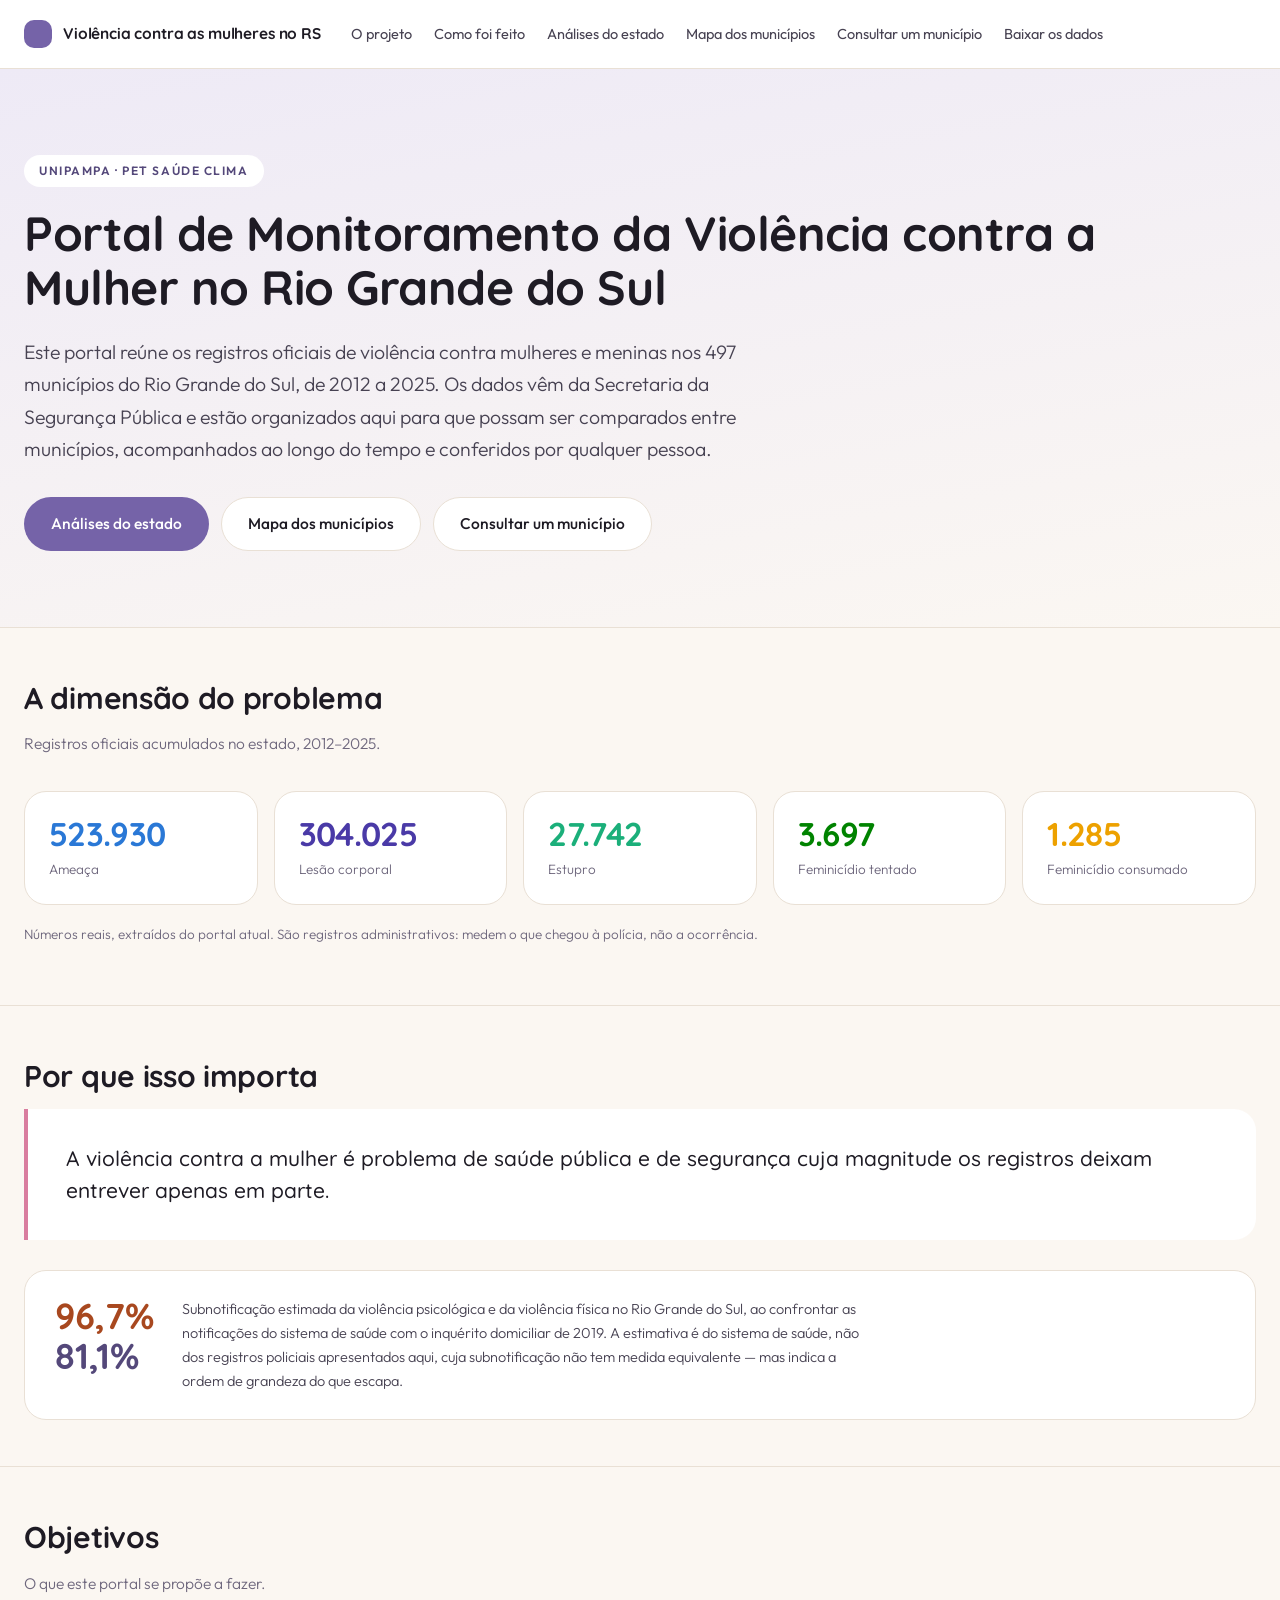
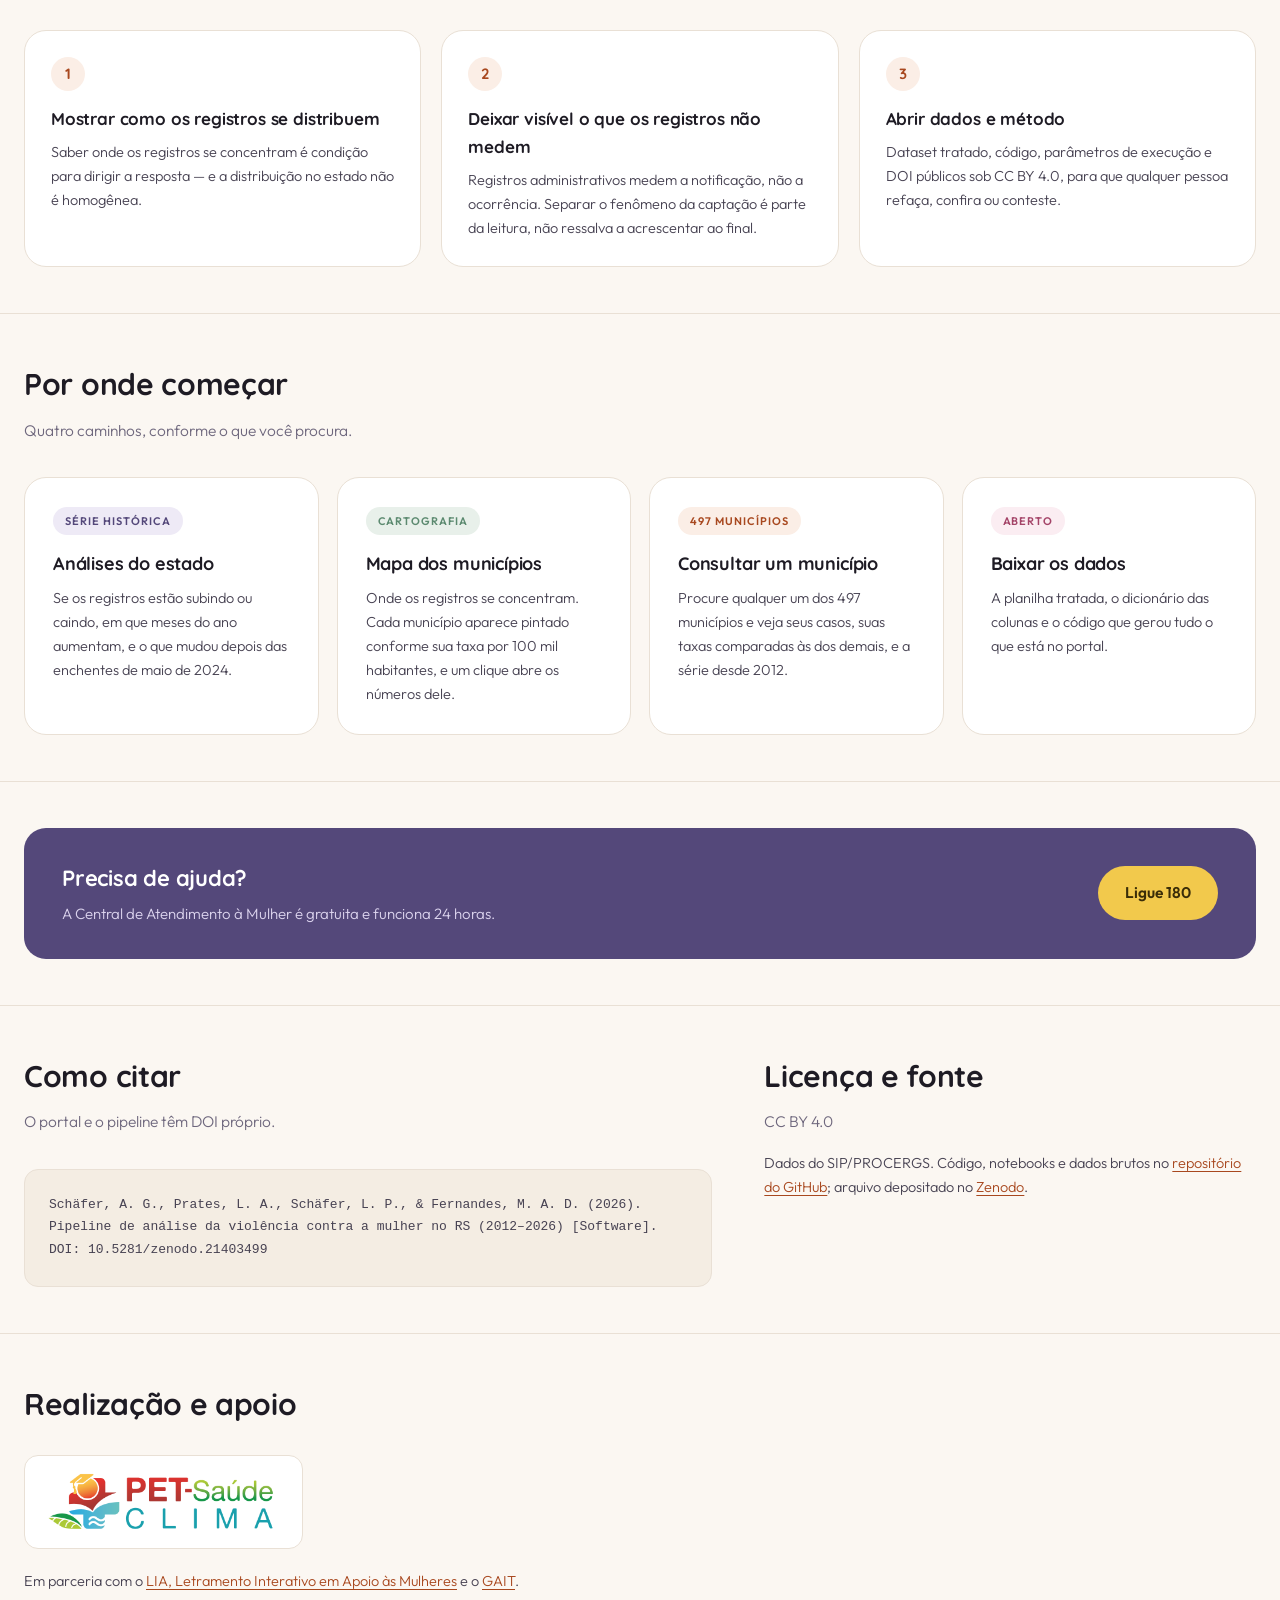
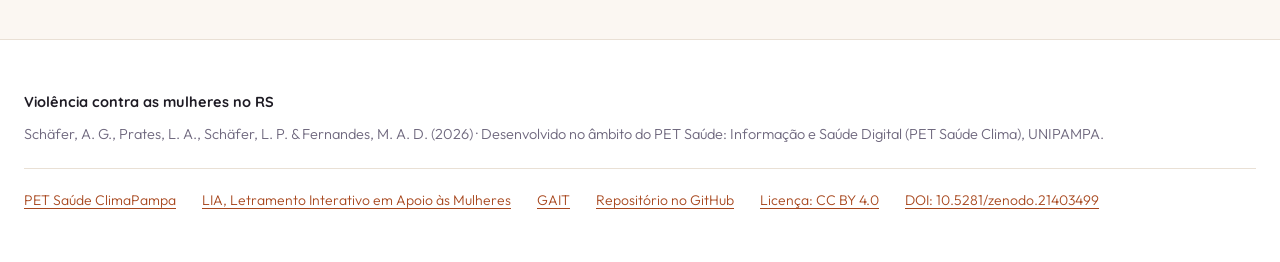
<file: docs/v2/index.html>
<!DOCTYPE html>
<html lang="pt-BR">
<head>
<meta charset="utf-8">
<meta name="robots" content="noindex, nofollow">
<meta name="viewport" content="width=device-width, initial-scale=1">
<title>Início — Violência contra as mulheres no RS</title>
<link rel="stylesheet" href="assets/site.css">
</head>
<body>
<header class="site">
  <div class="wrap">
    <a class="brand" href="index.html"><span class="dot"></span> Violência contra as mulheres no RS</a>
    <nav class="site">
      <ul>
        <li><a href="projeto.html">O projeto</a></li>
        <li><a href="metodologia.html">Como foi feito</a></li>
        <li><a href="resultados.html">Análises do estado</a></li>
        <li><a href="mapas.html">Mapa dos municípios</a></li>
        <li><a href="municipios.html">Consultar um município</a></li>
        <li><a href="dados.html">Baixar os dados</a></li>
      </ul>
    </nav>
  </div>
</header>




<div class="hero">
  <div class="wrap">
    <span class="eyebrow">UNIPAMPA · PET Saúde Clima</span>
    <h1>Portal de Monitoramento da Violência contra a Mulher no Rio Grande do Sul</h1>
    <p class="lede">Este portal reúne os registros oficiais de violência contra mulheres e meninas nos 497 municípios do Rio Grande do Sul, de 2012 a 2025. Os dados vêm da Secretaria da Segurança Pública e estão organizados aqui para que possam ser comparados entre municípios, acompanhados ao longo do tempo e conferidos por qualquer pessoa.</p>
    <div class="cta-row">
      <a class="btn btn-primary" href="resultados.html">Análises do estado</a>
      <a class="btn btn-ghost" href="mapas.html">Mapa dos municípios</a>
      <a class="btn btn-ghost" href="municipios.html">Consultar um município</a>
    </div>
  </div>
</div>

<section>
  <div class="wrap">
    <h2>A dimensão do problema</h2>
    <p class="sub">Registros oficiais acumulados no estado, 2012–2025.</p>
    <div class="figures">
      <div class="fig is-ameaca"><div class="n">523.930</div><div class="l">Ameaça</div></div>
      <div class="fig is-lesao"><div class="n">304.025</div><div class="l">Lesão corporal</div></div>
      <div class="fig is-estupro"><div class="n">27.742</div><div class="l">Estupro</div></div>
      <div class="fig is-femt"><div class="n">3.697</div><div class="l">Feminicídio tentado</div></div>
      <div class="fig is-femc"><div class="n">1.285</div><div class="l">Feminicídio consumado</div></div>
    </div>
    <p style="font-size:13.5px;color:var(--muted);margin-top:18px">Números reais, extraídos do portal atual. São registros administrativos: medem o que chegou à polícia, não a ocorrência.</p>
  </div>
</section>

<section>
  <div class="wrap">
    <h2>Por que isso importa</h2>
    <blockquote class="pull">
      A violência contra a mulher é problema de saúde pública e de segurança cuja magnitude os registros deixam entrever apenas em parte.
    </blockquote>
    <div class="numero-apoio">
      <div class="na-valor"><span>96,7%</span><span>81,1%</span></div>
      <p>Subnotificação estimada da violência psicológica e da violência física no Rio Grande do Sul, ao confrontar as notificações do sistema de saúde com o inquérito domiciliar de 2019. A estimativa é do sistema de saúde, não dos registros policiais apresentados aqui, cuja subnotificação não tem medida equivalente — mas indica a ordem de grandeza do que escapa.</p>
    </div>
  </div>
</section>

<section>
  <div class="wrap">
    <h2>Objetivos</h2>
    <p class="sub">O que este portal se propõe a fazer.</p>
    <div class="goals">
      <div class="goal"><div class="num">1</div><h3>Mostrar como os registros se distribuem</h3><p>Saber onde os registros se concentram é condição para dirigir a resposta — e a distribuição no estado não é homogênea.</p></div>
      <div class="goal"><div class="num">2</div><h3>Deixar visível o que os registros não medem</h3><p>Registros administrativos medem a notificação, não a ocorrência. Separar o fenômeno da captação é parte da leitura, não ressalva a acrescentar ao final.</p></div>
      <div class="goal"><div class="num">3</div><h3>Abrir dados e método</h3><p>Dataset tratado, código, parâmetros de execução e DOI públicos sob CC BY 4.0, para que qualquer pessoa refaça, confira ou conteste.</p></div>
    </div>
  </div>
</section>

<section>
  <div class="wrap">
    <h2>Por onde começar</h2>
    <p class="sub">Quatro caminhos, conforme o que você procura.</p>
    <div class="panels">
      <a class="panel" href="resultados.html"><span class="tag t-violet">Série histórica</span><h3>Análises do estado</h3><p>Se os registros estão subindo ou caindo, em que meses do ano aumentam, e o que mudou depois das enchentes de maio de 2024.</p></a>
      <a class="panel" href="mapas.html"><span class="tag t-sage">Cartografia</span><h3>Mapa dos municípios</h3><p>Onde os registros se concentram. Cada município aparece pintado conforme sua taxa por 100 mil habitantes, e um clique abre os números dele.</p></a>
      <a class="panel" href="municipios.html"><span class="tag t-terra">497 municípios</span><h3>Consultar um município</h3><p>Procure qualquer um dos 497 municípios e veja seus casos, suas taxas comparadas às dos demais, e a série desde 2012.</p></a>
      <a class="panel" href="dados.html"><span class="tag t-rose">Aberto</span><h3>Baixar os dados</h3><p>A planilha tratada, o dicionário das colunas e o código que gerou tudo o que está no portal.</p></a>
    </div>
  </div>
</section>

<section>
  <div class="wrap">
    <div class="help">
      <div>
        <h3>Precisa de ajuda?</h3>
        <p>A Central de Atendimento à Mulher é gratuita e funciona 24 horas.</p>
      </div>
      <a class="btn btn-accent" href="#">Ligue 180</a>
    </div>

  </div>
</section>

<section>
  <div class="wrap">
    <div class="two-col">
      <div>
        <h2>Como citar</h2>
        <p class="sub">O portal e o pipeline têm DOI próprio.</p>
        <div class="cite-box">
          Schäfer, A. G., Prates, L. A., Schäfer, L. P., &amp; Fernandes, M. A. D. (2026).<br>
          Pipeline de análise da violência contra a mulher no RS (2012–2026) [Software].<br>
          DOI: 10.5281/zenodo.21403499
        </div>
      </div>
      <div>
        <h2>Licença e fonte</h2>
        <p class="sub" style="margin-bottom:16px">CC BY 4.0</p>
        <p style="font-size:14.5px;color:var(--ink-secondary);margin:0">Dados do SIP/PROCERGS. Código, notebooks e dados brutos no <a href="#">repositório do GitHub</a>; arquivo depositado no <a href="#">Zenodo</a>.</p>
      </div>
    </div>
  </div>
</section>




<section class="realizacao">
  <div class="wrap">
    <h2>Realização e apoio</h2>
    <div class="realizacao-logos">
      <a class="realizacao-logo" href="https://pet-saude-climapampa.github.io/" target="_blank" rel="noopener"><img src="../assets/img/logo_petclima.png" alt="Logotipo do PET Saúde Clima" width="772" height="212"></a>
    </div>
    <p class="realizacao-links">Em parceria com o <a href="https://liaeduca.base44.app/" target="_blank" rel="noopener">LIA, Letramento Interativo em Apoio às Mulheres</a> e o <a href="https://alexandrogschafer.github.io/site-gait/" target="_blank" rel="noopener">GAIT</a>.</p>
  </div>
</section>

<footer class="site">
  <div class="wrap">
    <p style="margin:0 0 8px"><strong style="color:var(--ink-primary);font-family:var(--font-display)">Violência contra as mulheres no RS</strong></p>
    <p style="margin:0">Schäfer, A. G., Prates, L. A., Schäfer, L. P. &amp; Fernandes, M. A. D. (2026) · Desenvolvido no âmbito do PET Saúde: Informação e Saúde Digital (PET Saúde Clima), UNIPAMPA.</p>
    <nav class="footer-links" aria-label="Links institucionais">
      <ul>
        <li><a href="https://pet-saude-climapampa.github.io/" target="_blank" rel="noopener">PET Saúde ClimaPampa</a></li>
        <li><a href="https://liaeduca.base44.app/" target="_blank" rel="noopener">LIA, Letramento Interativo em Apoio às Mulheres</a></li>
        <li><a href="https://alexandrogschafer.github.io/site-gait/" target="_blank" rel="noopener">GAIT</a></li>
        <li><a href="https://github.com/Alexandrogschafer/violencia-mulheres-rs" target="_blank" rel="noopener">Repositório no GitHub</a></li>
        <li><a href="https://github.com/Alexandrogschafer/violencia-mulheres-rs/blob/master/LICENSE" target="_blank" rel="noopener">Licença: CC BY 4.0</a></li>
        <li><a href="https://doi.org/10.5281/zenodo.21403499" target="_blank" rel="noopener">DOI: 10.5281/zenodo.21403499</a></li>
      </ul>
    </nav>
  </div>
</footer>
</body>
</html>
</file>
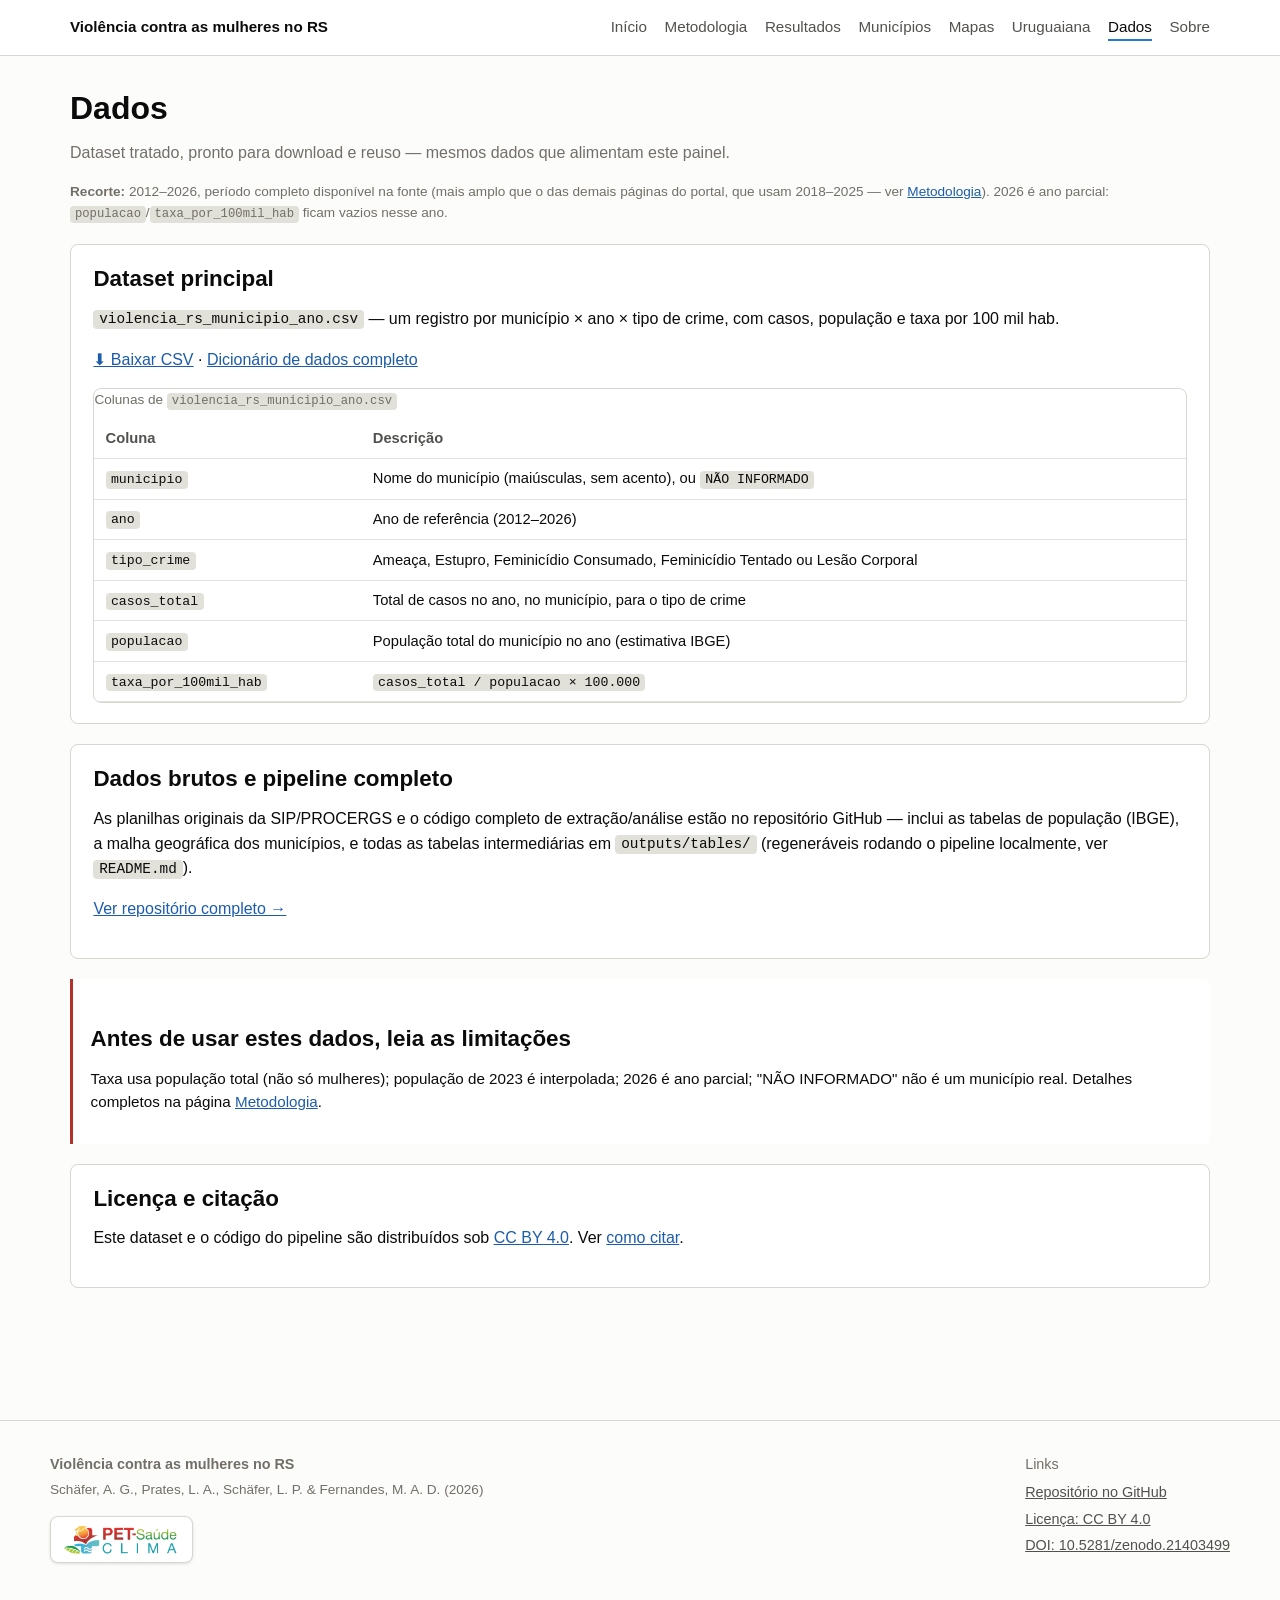
<file: docs/dados.html>
<!doctype html>
<html lang="pt-BR">
<head>
<meta charset="utf-8">
<meta name="viewport" content="width=device-width, initial-scale=1">
<title>Dados — Violência contra as mulheres no RS</title>
<meta name="description" content="Download do dataset tratado e dicionário de colunas dos dados de violência contra as mulheres no RS.">
<link rel="icon" type="image/x-icon" href="assets/img/favicon.ico">
<link rel="icon" type="image/png" sizes="32x32" href="assets/img/favicon-32.png">
<link rel="icon" type="image/png" sizes="16x16" href="assets/img/favicon-16.png">
<link rel="apple-touch-icon" href="assets/img/apple-touch-icon.png">
<meta name="theme-color" content="#0b0b0b">
<link rel="canonical" href="https://alexandrogschafer.github.io/violencia-mulheres-rs/dados.html">
<meta property="og:type" content="website">
<meta property="og:site_name" content="Violência contra as mulheres no RS">
<meta property="og:locale" content="pt_BR">
<meta property="og:title" content="Dados — Violência contra as mulheres no RS">
<meta property="og:description" content="Download do dataset tratado e dicionário de colunas dos dados de violência contra as mulheres no RS.">
<meta property="og:url" content="https://alexandrogschafer.github.io/violencia-mulheres-rs/dados.html">
<meta property="og:image" content="https://alexandrogschafer.github.io/violencia-mulheres-rs/assets/img/og-cover.png">
<meta name="twitter:card" content="summary_large_image">
<meta name="twitter:title" content="Dados — Violência contra as mulheres no RS">
<meta name="twitter:description" content="Download do dataset tratado e dicionário de colunas dos dados de violência contra as mulheres no RS.">
<meta name="twitter:image" content="https://alexandrogschafer.github.io/violencia-mulheres-rs/assets/img/og-cover.png">
<link rel="stylesheet" href="assets/css/site.css">
</head>
<body>
<a href="#main-content" class="skip-link">Pular para o conteúdo</a>
<header class="site-header">
  <nav class="site-nav">
    <span class="brand"><a href="index.html">Violência contra as mulheres no RS</a></span>
    <ul>
      <li><a href="index.html">Início</a></li>
      <li><a href="metodologia.html">Metodologia</a></li>
      <li><a href="resultados.html">Resultados</a></li>
      <li><a href="municipios.html">Municípios</a></li>
      <li><a href="mapas.html">Mapas</a></li>
      <li><a href="estudos-de-caso.html">Uruguaiana</a></li>
      <li><a href="dados.html">Dados</a></li>
      <li><a href="sobre.html">Sobre</a></li>
    </ul>
  </nav>
</header>

<main id="main-content">
  <h1>Dados</h1>
  <p class="lede muted">Dataset tratado, pronto para download e reuso — mesmos dados que alimentam este painel.</p>
  <p class="muted small"><strong>Recorte:</strong> 2012–2026, período completo disponível na fonte (mais amplo que o das demais páginas do portal, que usam 2018–2025 — ver <a href="metodologia.html">Metodologia</a>). 2026 é ano parcial: <code>populacao</code>/<code>taxa_por_100mil_hab</code> ficam vazios nesse ano.</p>

  <div class="card">
    <h2>Dataset principal</h2>
    <p><code>violencia_rs_municipio_ano.csv</code> — um registro por município × ano × tipo de crime, com casos, população e taxa por 100 mil hab.</p>
    <p>
      <a href="https://github.com/Alexandrogschafer/violencia-mulheres-rs/raw/master/data/processed/violencia_rs_municipio_ano.csv">⬇ Baixar CSV</a>
      · <a href="https://github.com/Alexandrogschafer/violencia-mulheres-rs/blob/master/data/processed/README.md">Dicionário de dados completo</a>
    </p>
    <div class="table-scroll">
      <table>
        <caption>Colunas de <code>violencia_rs_municipio_ano.csv</code></caption>
        <thead><tr><th>Coluna</th><th>Descrição</th></tr></thead>
        <tbody>
          <tr><td><code>municipio</code></td><td>Nome do município (maiúsculas, sem acento), ou <code>NÃO INFORMADO</code></td></tr>
          <tr><td><code>ano</code></td><td>Ano de referência (2012–2026)</td></tr>
          <tr><td><code>tipo_crime</code></td><td>Ameaça, Estupro, Feminicídio Consumado, Feminicídio Tentado ou Lesão Corporal</td></tr>
          <tr><td><code>casos_total</code></td><td>Total de casos no ano, no município, para o tipo de crime</td></tr>
          <tr><td><code>populacao</code></td><td>População total do município no ano (estimativa IBGE)</td></tr>
          <tr><td><code>taxa_por_100mil_hab</code></td><td><code>casos_total / populacao × 100.000</code></td></tr>
        </tbody>
      </table>
    </div>
  </div>

  <div class="card">
    <h2>Dados brutos e pipeline completo</h2>
    <p>
      As planilhas originais da SIP/PROCERGS e o código completo de extração/análise estão no
      repositório GitHub — inclui as tabelas de população (IBGE), a malha geográfica dos
      municípios, e todas as tabelas intermediárias em <code>outputs/tables/</code>
      (regeneráveis rodando o pipeline localmente, ver <code>README.md</code>).
    </p>
    <p><a href="https://github.com/Alexandrogschafer/violencia-mulheres-rs">Ver repositório completo →</a></p>
  </div>

  <div class="callout warn">
    <h2>Antes de usar estes dados, leia as limitações</h2>
    <p>
      Taxa usa população total (não só mulheres); população de 2023 é interpolada; 2026 é
      ano parcial; "NÃO INFORMADO" não é um município real. Detalhes completos na página
      <a href="metodologia.html">Metodologia</a>.
    </p>
  </div>

  <div class="card">
    <h2>Licença e citação</h2>
    <p>Este dataset e o código do pipeline são distribuídos sob <a href="https://github.com/Alexandrogschafer/violencia-mulheres-rs/blob/master/LICENSE">CC BY 4.0</a>. Ver <a href="sobre.html">como citar</a>.</p>
  </div>
</main>

<footer class="site-footer">
  <div class="footer-inner">
    <div class="footer-brand">
      <strong>Violência contra as mulheres no RS</strong>
      <p class="muted small">Schäfer, A. G., Prates, L. A., Schäfer, L. P. &amp; Fernandes, M. A. D. (2026)</p>
      <div class="institutional-logo footer-logo">
        <img src="assets/img/logo_petclima.png" alt="Logotipo do PET Saúde Clima" width="772" height="212">
      </div>
    </div>
    <div>
      <span class="muted">Links</span>
      <ul>
        <li><a href="https://github.com/Alexandrogschafer/violencia-mulheres-rs">Repositório no GitHub</a></li>
        <li><a href="https://github.com/Alexandrogschafer/violencia-mulheres-rs/blob/master/LICENSE">Licença: CC BY 4.0</a></li>
        <li><a href="https://doi.org/10.5281/zenodo.21403499">DOI: 10.5281/zenodo.21403499</a></li>
      </ul>
    </div>
  </div>
</footer>
<script src="assets/js/nav.js"></script>
</body>
</html>
</file>
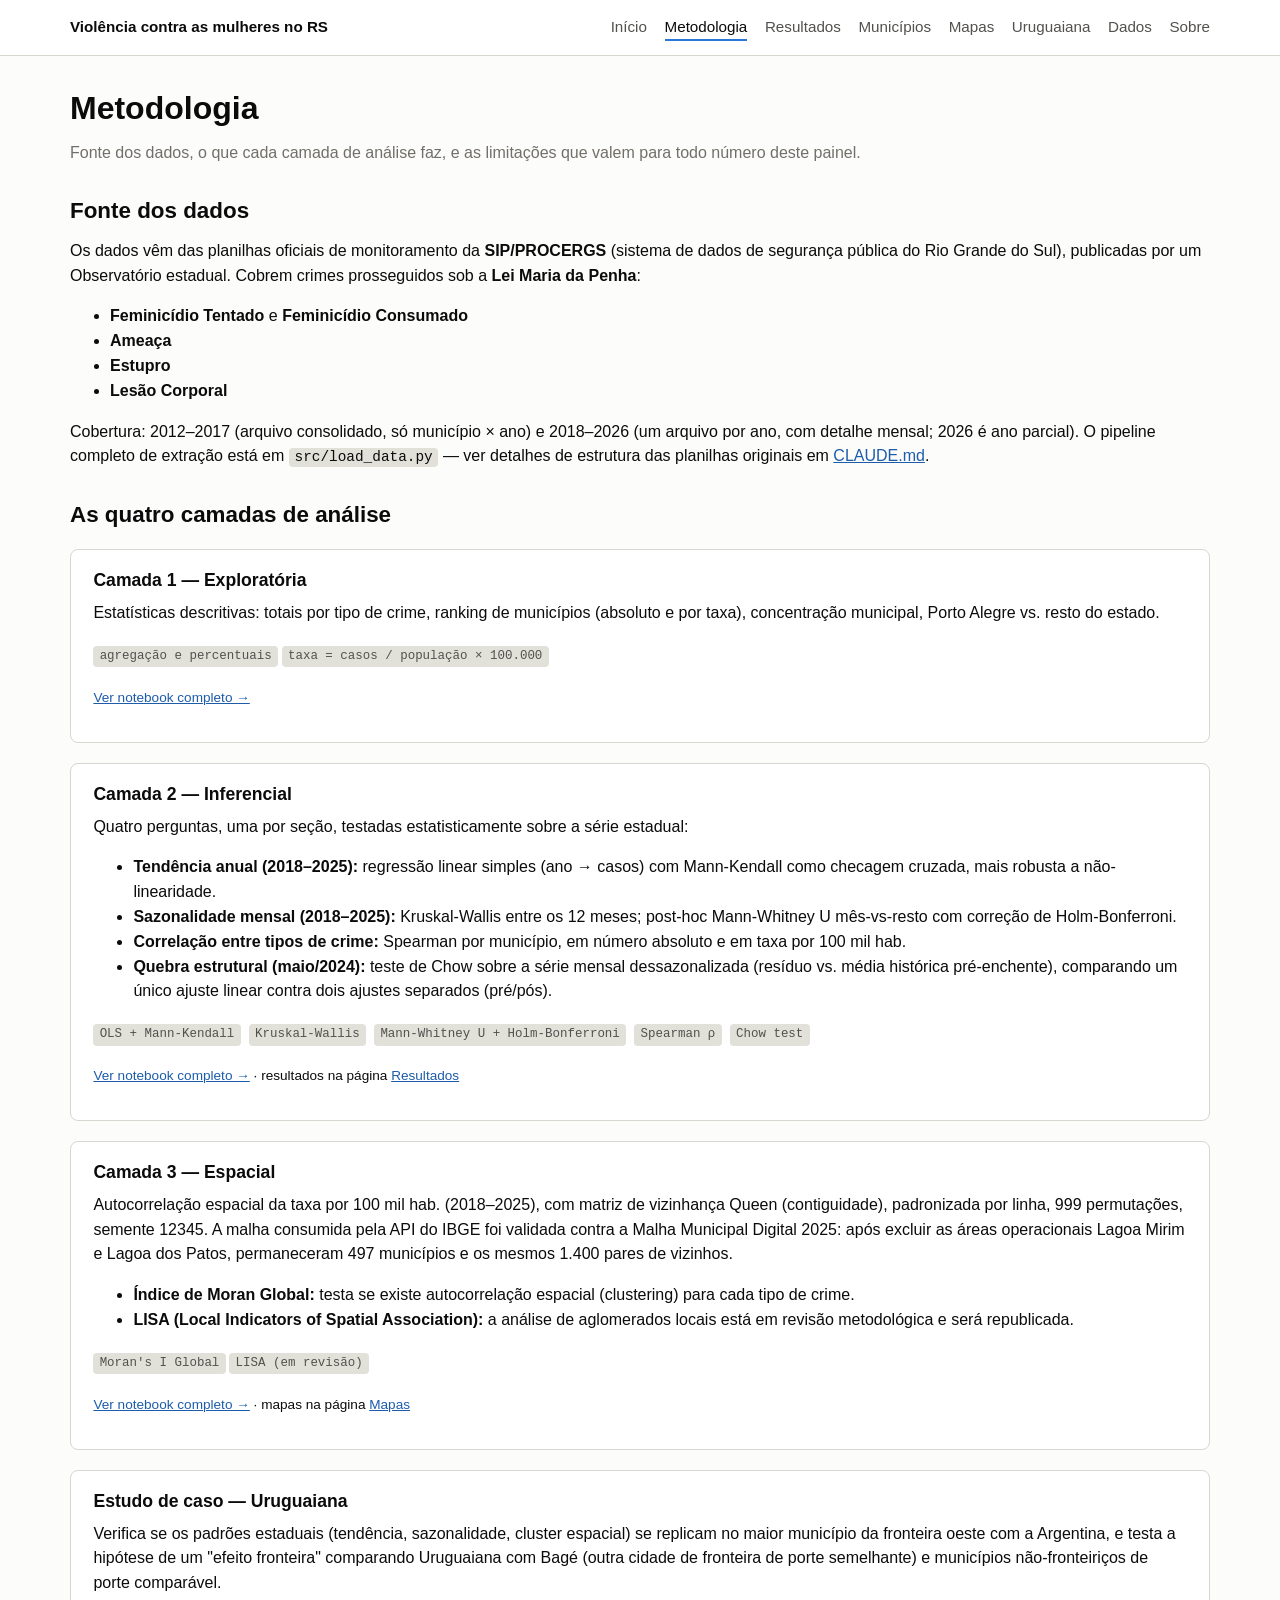
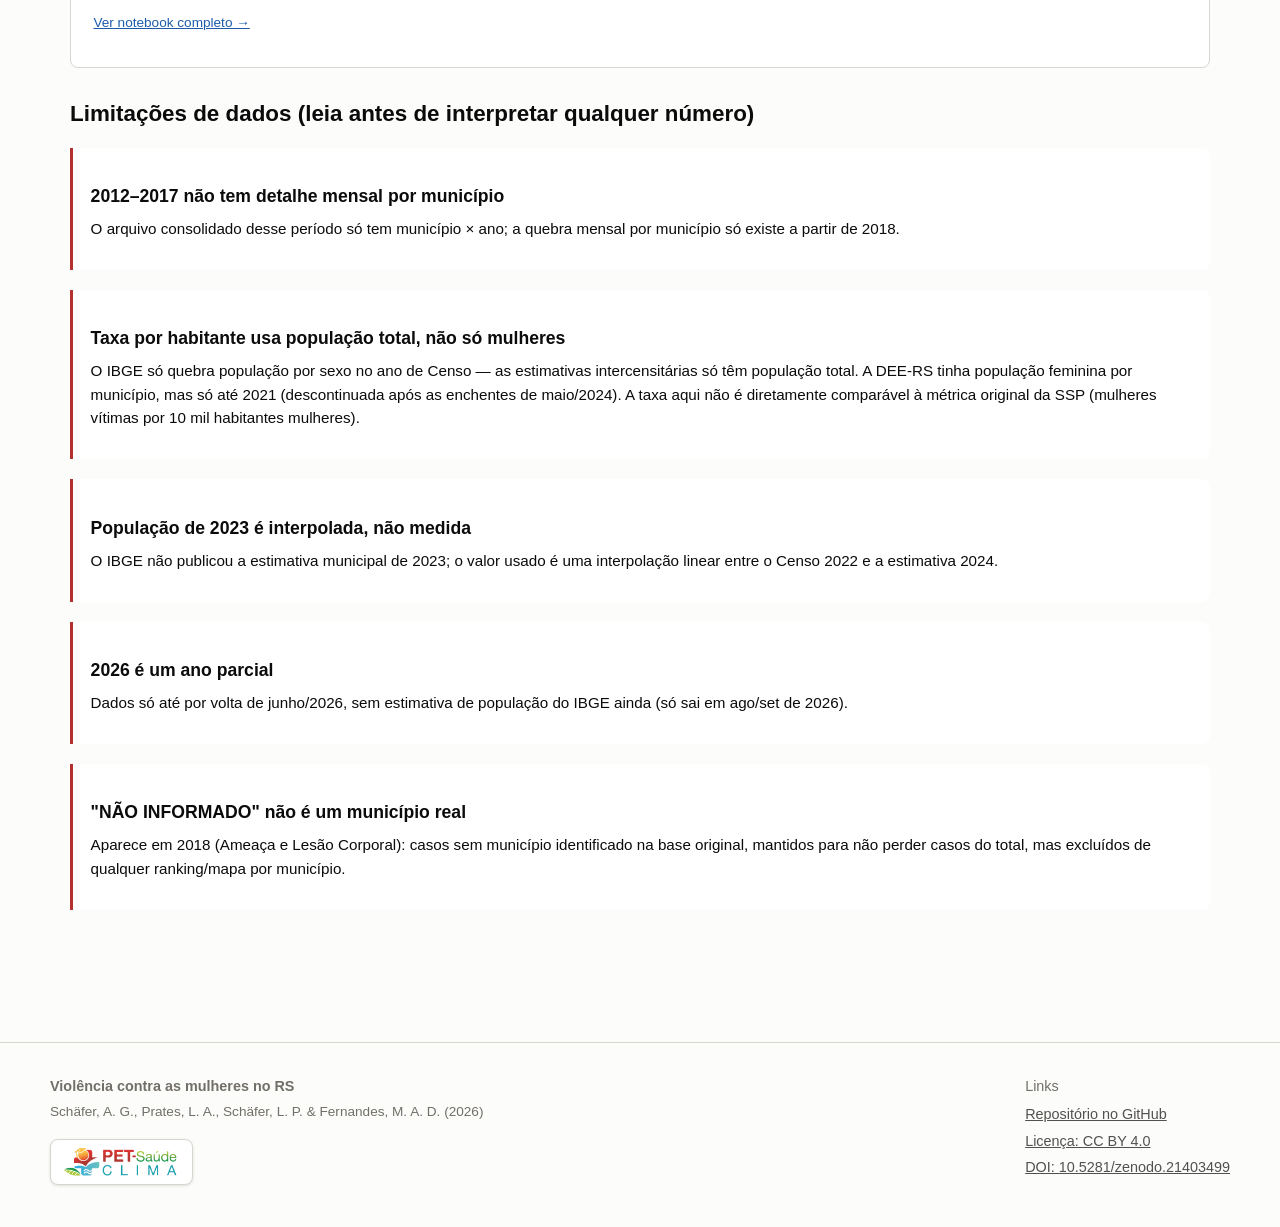
<file: docs/metodologia.html>
<!doctype html>
<html lang="pt-BR">
<head>
<meta charset="utf-8">
<meta name="viewport" content="width=device-width, initial-scale=1">
<title>Metodologia — Violência contra as mulheres no RS</title>
<meta name="description" content="Fonte dos dados, métodos estatísticos e limitações do painel de violência contra as mulheres no RS.">
<link rel="icon" type="image/x-icon" href="assets/img/favicon.ico">
<link rel="icon" type="image/png" sizes="32x32" href="assets/img/favicon-32.png">
<link rel="icon" type="image/png" sizes="16x16" href="assets/img/favicon-16.png">
<link rel="apple-touch-icon" href="assets/img/apple-touch-icon.png">
<meta name="theme-color" content="#0b0b0b">
<link rel="canonical" href="https://alexandrogschafer.github.io/violencia-mulheres-rs/metodologia.html">
<meta property="og:type" content="website">
<meta property="og:site_name" content="Violência contra as mulheres no RS">
<meta property="og:locale" content="pt_BR">
<meta property="og:title" content="Metodologia — Violência contra as mulheres no RS">
<meta property="og:description" content="Fonte dos dados, métodos estatísticos e limitações do painel de violência contra as mulheres no RS.">
<meta property="og:url" content="https://alexandrogschafer.github.io/violencia-mulheres-rs/metodologia.html">
<meta property="og:image" content="https://alexandrogschafer.github.io/violencia-mulheres-rs/assets/img/og-cover.png">
<meta name="twitter:card" content="summary_large_image">
<meta name="twitter:title" content="Metodologia — Violência contra as mulheres no RS">
<meta name="twitter:description" content="Fonte dos dados, métodos estatísticos e limitações do painel de violência contra as mulheres no RS.">
<meta name="twitter:image" content="https://alexandrogschafer.github.io/violencia-mulheres-rs/assets/img/og-cover.png">
<link rel="stylesheet" href="assets/css/site.css">
</head>
<body>
<a href="#main-content" class="skip-link">Pular para o conteúdo</a>
<header class="site-header">
  <nav class="site-nav">
    <span class="brand"><a href="index.html">Violência contra as mulheres no RS</a></span>
    <ul>
      <li><a href="index.html">Início</a></li>
      <li><a href="metodologia.html">Metodologia</a></li>
      <li><a href="resultados.html">Resultados</a></li>
      <li><a href="municipios.html">Municípios</a></li>
      <li><a href="mapas.html">Mapas</a></li>
      <li><a href="estudos-de-caso.html">Uruguaiana</a></li>
      <li><a href="dados.html">Dados</a></li>
      <li><a href="sobre.html">Sobre</a></li>
    </ul>
  </nav>
</header>

<main id="main-content">
  <h1>Metodologia</h1>
  <p class="lede muted">Fonte dos dados, o que cada camada de análise faz, e as limitações que valem para todo número deste painel.</p>

  <h2>Fonte dos dados</h2>
  <p>
    Os dados vêm das planilhas oficiais de monitoramento da <strong>SIP/PROCERGS</strong>
    (sistema de dados de segurança pública do Rio Grande do Sul), publicadas por um
    Observatório estadual. Cobrem crimes prosseguidos sob a <strong>Lei Maria da Penha</strong>:
  </p>
  <ul>
    <li><strong>Feminicídio Tentado</strong> e <strong>Feminicídio Consumado</strong></li>
    <li><strong>Ameaça</strong></li>
    <li><strong>Estupro</strong></li>
    <li><strong>Lesão Corporal</strong></li>
  </ul>
  <p>
    Cobertura: 2012–2017 (arquivo consolidado, só município × ano) e 2018–2026
    (um arquivo por ano, com detalhe mensal; 2026 é ano parcial). O pipeline completo
    de extração está em <code>src/load_data.py</code> — ver detalhes de estrutura das
    planilhas originais em
    <a href="https://github.com/Alexandrogschafer/violencia-mulheres-rs/blob/master/CLAUDE.md">CLAUDE.md</a>.
  </p>

  <h2>As quatro camadas de análise</h2>

  <div class="card">
    <h3>Camada 1 — Exploratória</h3>
    <p>Estatísticas descritivas: totais por tipo de crime, ranking de municípios (absoluto e por taxa), concentração municipal, Porto Alegre vs. resto do estado.</p>
    <p><span class="method-tag">agregação e percentuais</span><span class="method-tag">taxa = casos / população × 100.000</span></p>
    <p class="small"><a href="https://github.com/Alexandrogschafer/violencia-mulheres-rs/blob/master/notebooks/analise_exploratoria.ipynb">Ver notebook completo →</a></p>
  </div>

  <div class="card">
    <h3>Camada 2 — Inferencial</h3>
    <p>Quatro perguntas, uma por seção, testadas estatisticamente sobre a série estadual:</p>
    <ul>
      <li><strong>Tendência anual (2018–2025):</strong> regressão linear simples (ano → casos) com Mann-Kendall como checagem cruzada, mais robusta a não-linearidade.</li>
      <li><strong>Sazonalidade mensal (2018–2025):</strong> Kruskal-Wallis entre os 12 meses; post-hoc Mann-Whitney U mês-vs-resto com correção de Holm-Bonferroni.</li>
      <li><strong>Correlação entre tipos de crime:</strong> Spearman por município, em número absoluto e em taxa por 100 mil hab.</li>
      <li><strong>Quebra estrutural (maio/2024):</strong> teste de Chow sobre a série mensal dessazonalizada (resíduo vs. média histórica pré-enchente), comparando um único ajuste linear contra dois ajustes separados (pré/pós).</li>
    </ul>
    <p>
      <span class="method-tag">OLS + Mann-Kendall</span>
      <span class="method-tag">Kruskal-Wallis</span>
      <span class="method-tag">Mann-Whitney U + Holm-Bonferroni</span>
      <span class="method-tag">Spearman ρ</span>
      <span class="method-tag">Chow test</span>
    </p>
    <p class="small"><a href="https://github.com/Alexandrogschafer/violencia-mulheres-rs/blob/master/notebooks/analise_inferencial.ipynb">Ver notebook completo →</a> · resultados na página <a href="resultados.html">Resultados</a></p>
  </div>

  <div class="card">
    <h3>Camada 3 — Espacial</h3>
    <p>
      Autocorrelação espacial da taxa por 100 mil hab. (2018–2025), com matriz de vizinhança
      Queen (contiguidade), padronizada por linha, 999 permutações, semente 12345. A malha
      consumida pela API do IBGE foi validada contra a Malha Municipal Digital 2025: após
      excluir as áreas operacionais Lagoa Mirim e Lagoa dos Patos, permaneceram 497 municípios
      e os mesmos 1.400 pares de vizinhos.
    </p>
    <ul>
      <li><strong>Índice de Moran Global:</strong> testa se existe autocorrelação espacial (clustering) para cada tipo de crime.</li>
      <li><strong>LISA (Local Indicators of Spatial Association):</strong> a análise de aglomerados locais está em revisão metodológica e será republicada.</li>
    </ul>
    <p><span class="method-tag">Moran's I Global</span><span class="method-tag">LISA (em revisão)</span></p>
    <p class="small"><a href="https://github.com/Alexandrogschafer/violencia-mulheres-rs/blob/master/notebooks/analise_espacial.ipynb">Ver notebook completo →</a> · mapas na página <a href="mapas.html">Mapas</a></p>
  </div>

  <div class="card">
    <h3>Estudo de caso — Uruguaiana</h3>
    <p>
      Verifica se os padrões estaduais (tendência, sazonalidade, cluster espacial) se
      replicam no maior município da fronteira oeste com a Argentina, e testa a hipótese
      de um "efeito fronteira" comparando Uruguaiana com Bagé (outra cidade de fronteira
      de porte semelhante) e municípios não-fronteiriços de porte comparável.
    </p>
    <p class="small"><a href="https://github.com/Alexandrogschafer/violencia-mulheres-rs/blob/master/notebooks/estudo_uruguaiana.ipynb">Ver notebook completo →</a></p>
  </div>

  <h2>Limitações de dados (leia antes de interpretar qualquer número)</h2>
  <div class="callout warn">
    <h3>2012–2017 não tem detalhe mensal por município</h3>
    <p>O arquivo consolidado desse período só tem município × ano; a quebra mensal por município só existe a partir de 2018.</p>
  </div>
  <div class="callout warn">
    <h3>Taxa por habitante usa população total, não só mulheres</h3>
    <p>
      O IBGE só quebra população por sexo no ano de Censo — as estimativas intercensitárias
      só têm população total. A DEE-RS tinha população feminina por município, mas só até
      2021 (descontinuada após as enchentes de maio/2024). A taxa aqui não é diretamente
      comparável à métrica original da SSP (mulheres vítimas por 10 mil habitantes mulheres).
    </p>
  </div>
  <div class="callout warn">
    <h3>População de 2023 é interpolada, não medida</h3>
    <p>O IBGE não publicou a estimativa municipal de 2023; o valor usado é uma interpolação linear entre o Censo 2022 e a estimativa 2024.</p>
  </div>
  <div class="callout warn">
    <h3>2026 é um ano parcial</h3>
    <p>Dados só até por volta de junho/2026, sem estimativa de população do IBGE ainda (só sai em ago/set de 2026).</p>
  </div>
  <div class="callout warn">
    <h3>"NÃO INFORMADO" não é um município real</h3>
    <p>Aparece em 2018 (Ameaça e Lesão Corporal): casos sem município identificado na base original, mantidos para não perder casos do total, mas excluídos de qualquer ranking/mapa por município.</p>
  </div>
</main>

<footer class="site-footer">
  <div class="footer-inner">
    <div class="footer-brand">
      <strong>Violência contra as mulheres no RS</strong>
      <p class="muted small">Schäfer, A. G., Prates, L. A., Schäfer, L. P. &amp; Fernandes, M. A. D. (2026)</p>
      <div class="institutional-logo footer-logo">
        <img src="assets/img/logo_petclima.png" alt="Logotipo do PET Saúde Clima" width="772" height="212">
      </div>
    </div>
    <div>
      <span class="muted">Links</span>
      <ul>
        <li><a href="https://github.com/Alexandrogschafer/violencia-mulheres-rs">Repositório no GitHub</a></li>
        <li><a href="https://github.com/Alexandrogschafer/violencia-mulheres-rs/blob/master/LICENSE">Licença: CC BY 4.0</a></li>
        <li><a href="https://doi.org/10.5281/zenodo.21403499">DOI: 10.5281/zenodo.21403499</a></li>
      </ul>
    </div>
  </div>
</footer>
<script src="assets/js/nav.js"></script>
</body>
</html>
</file>
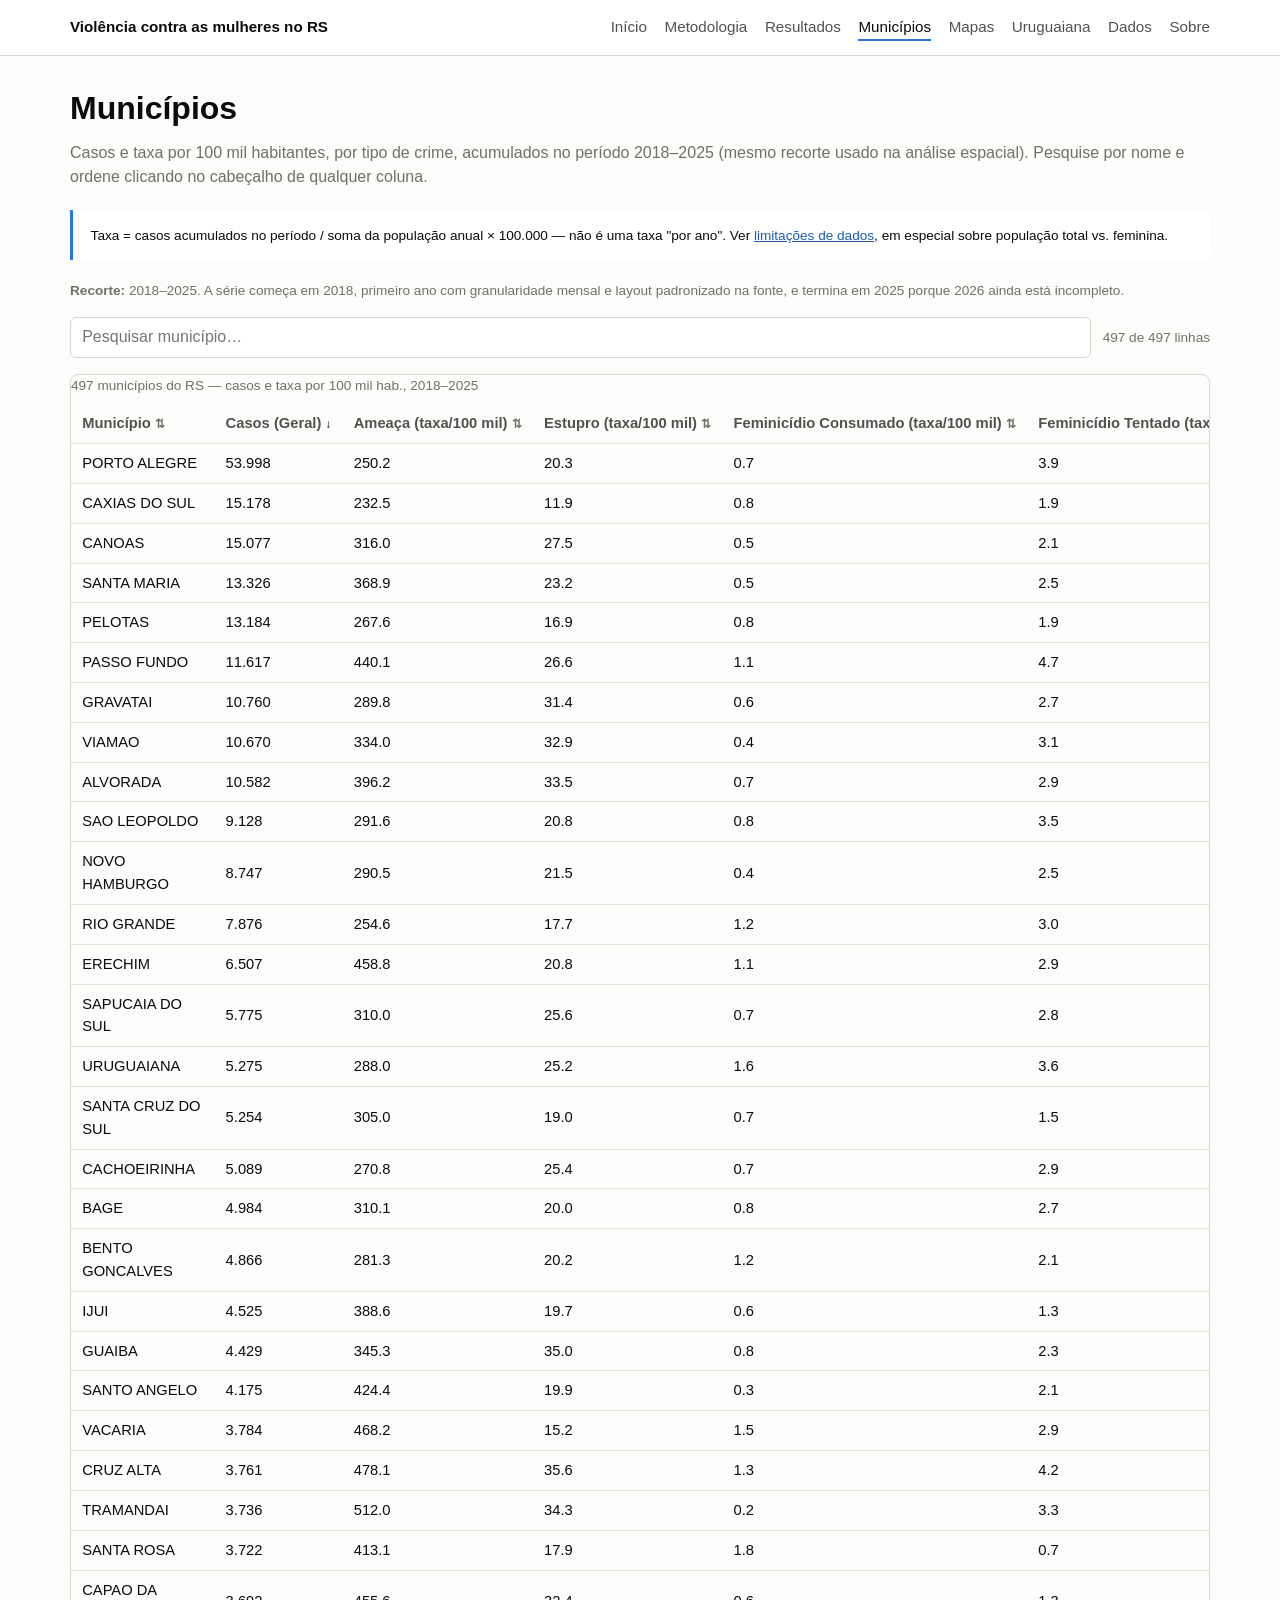
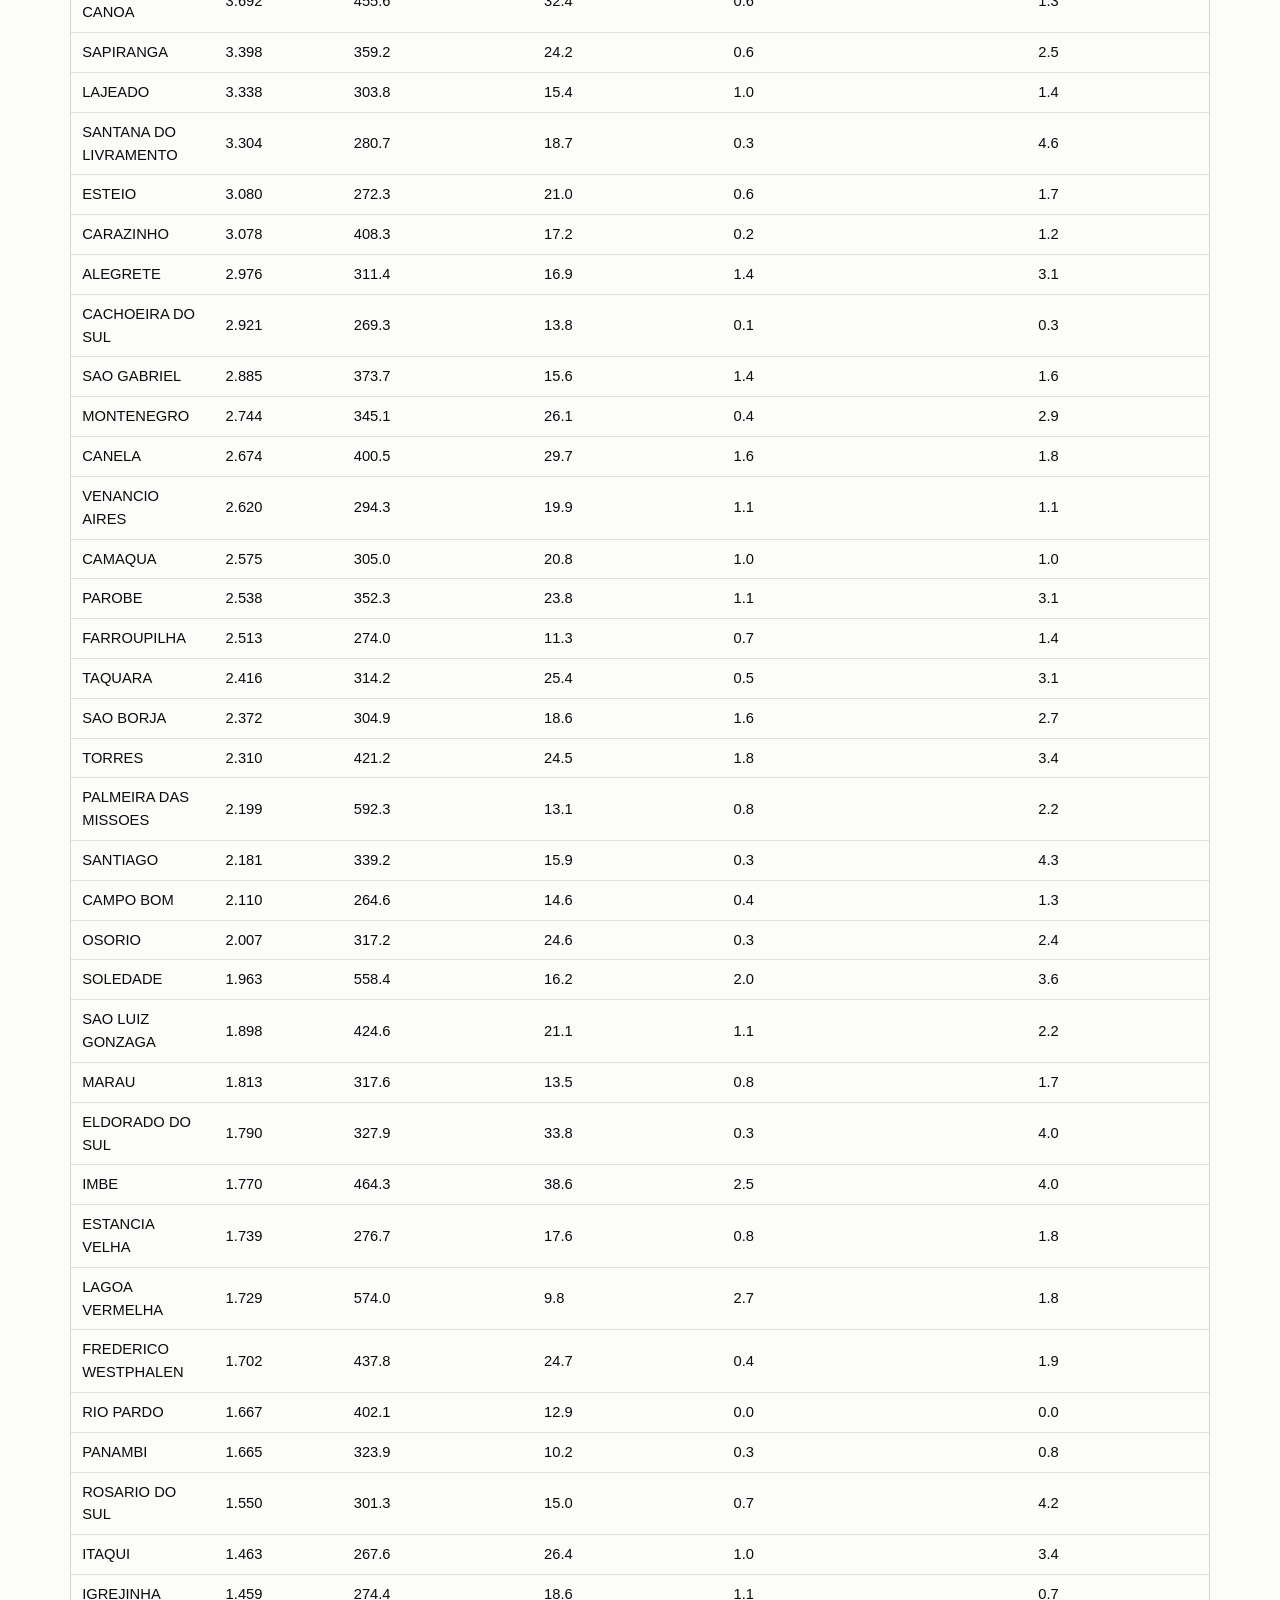
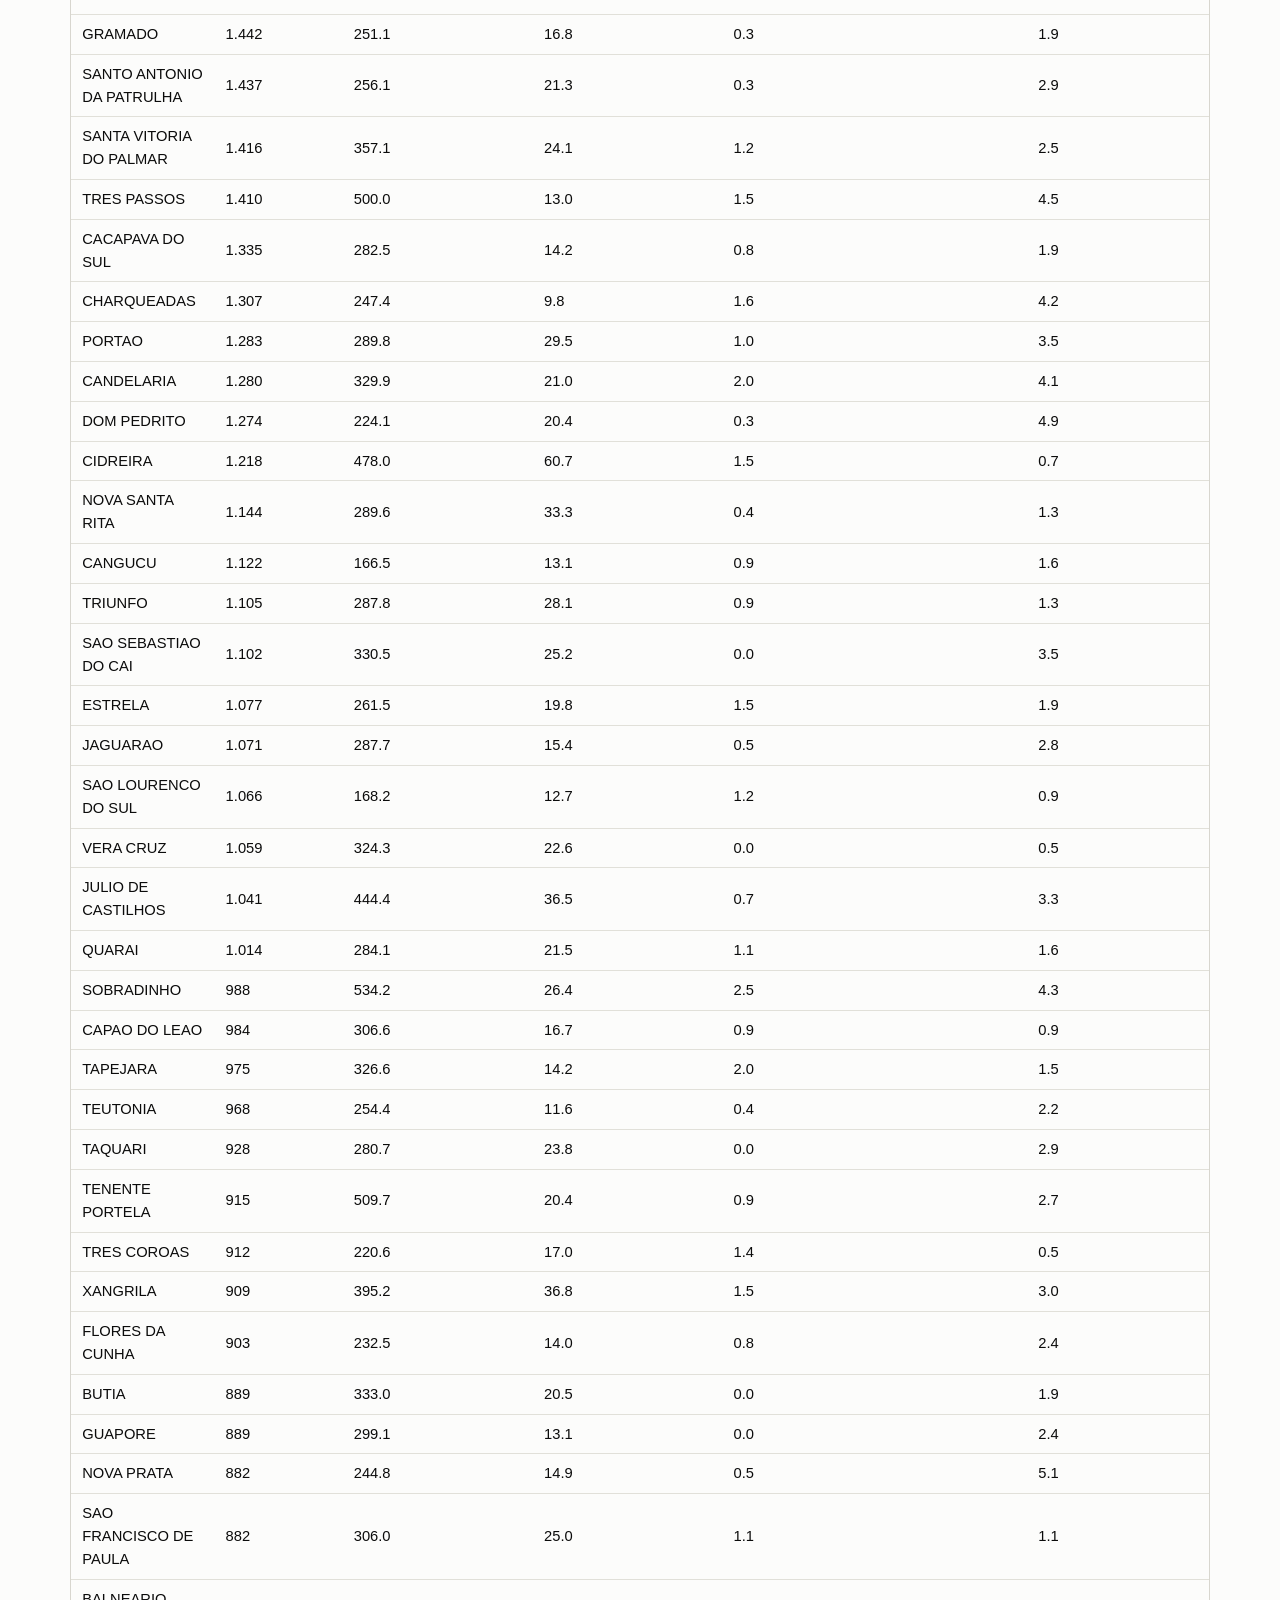
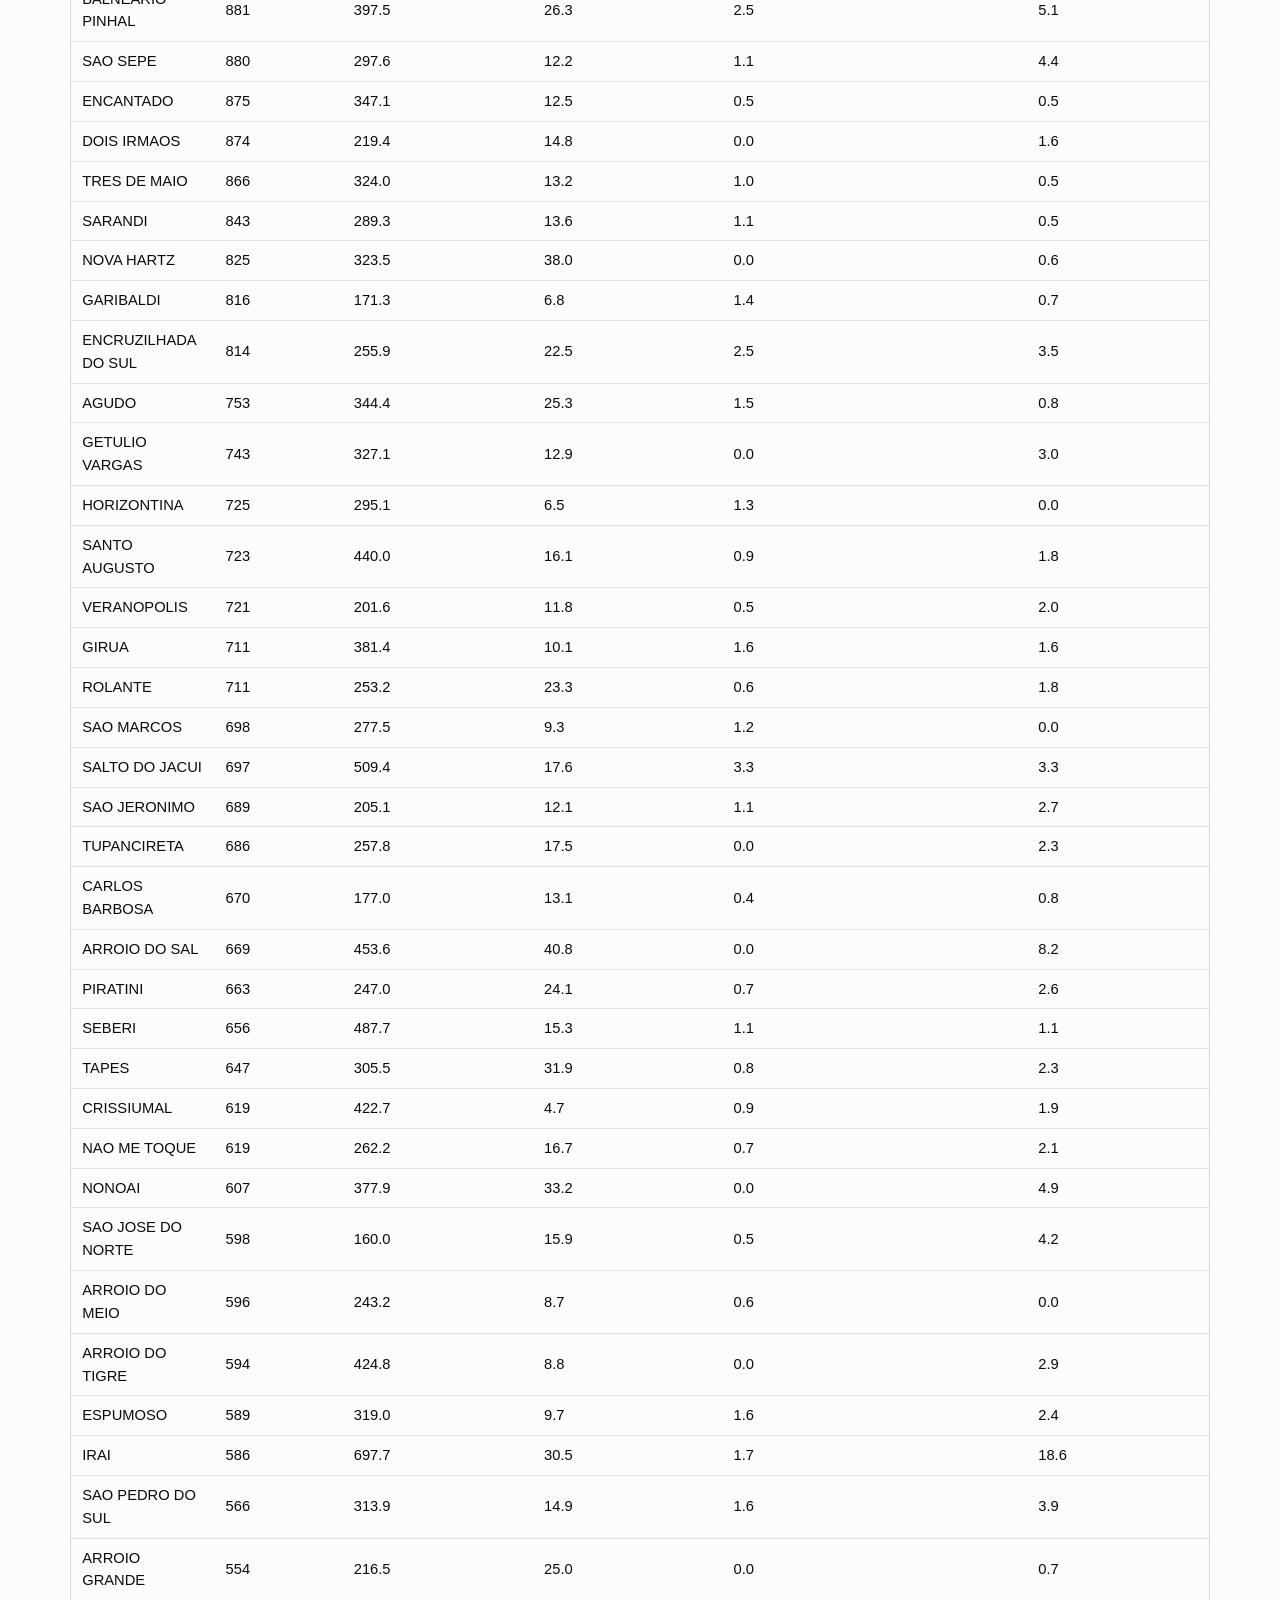
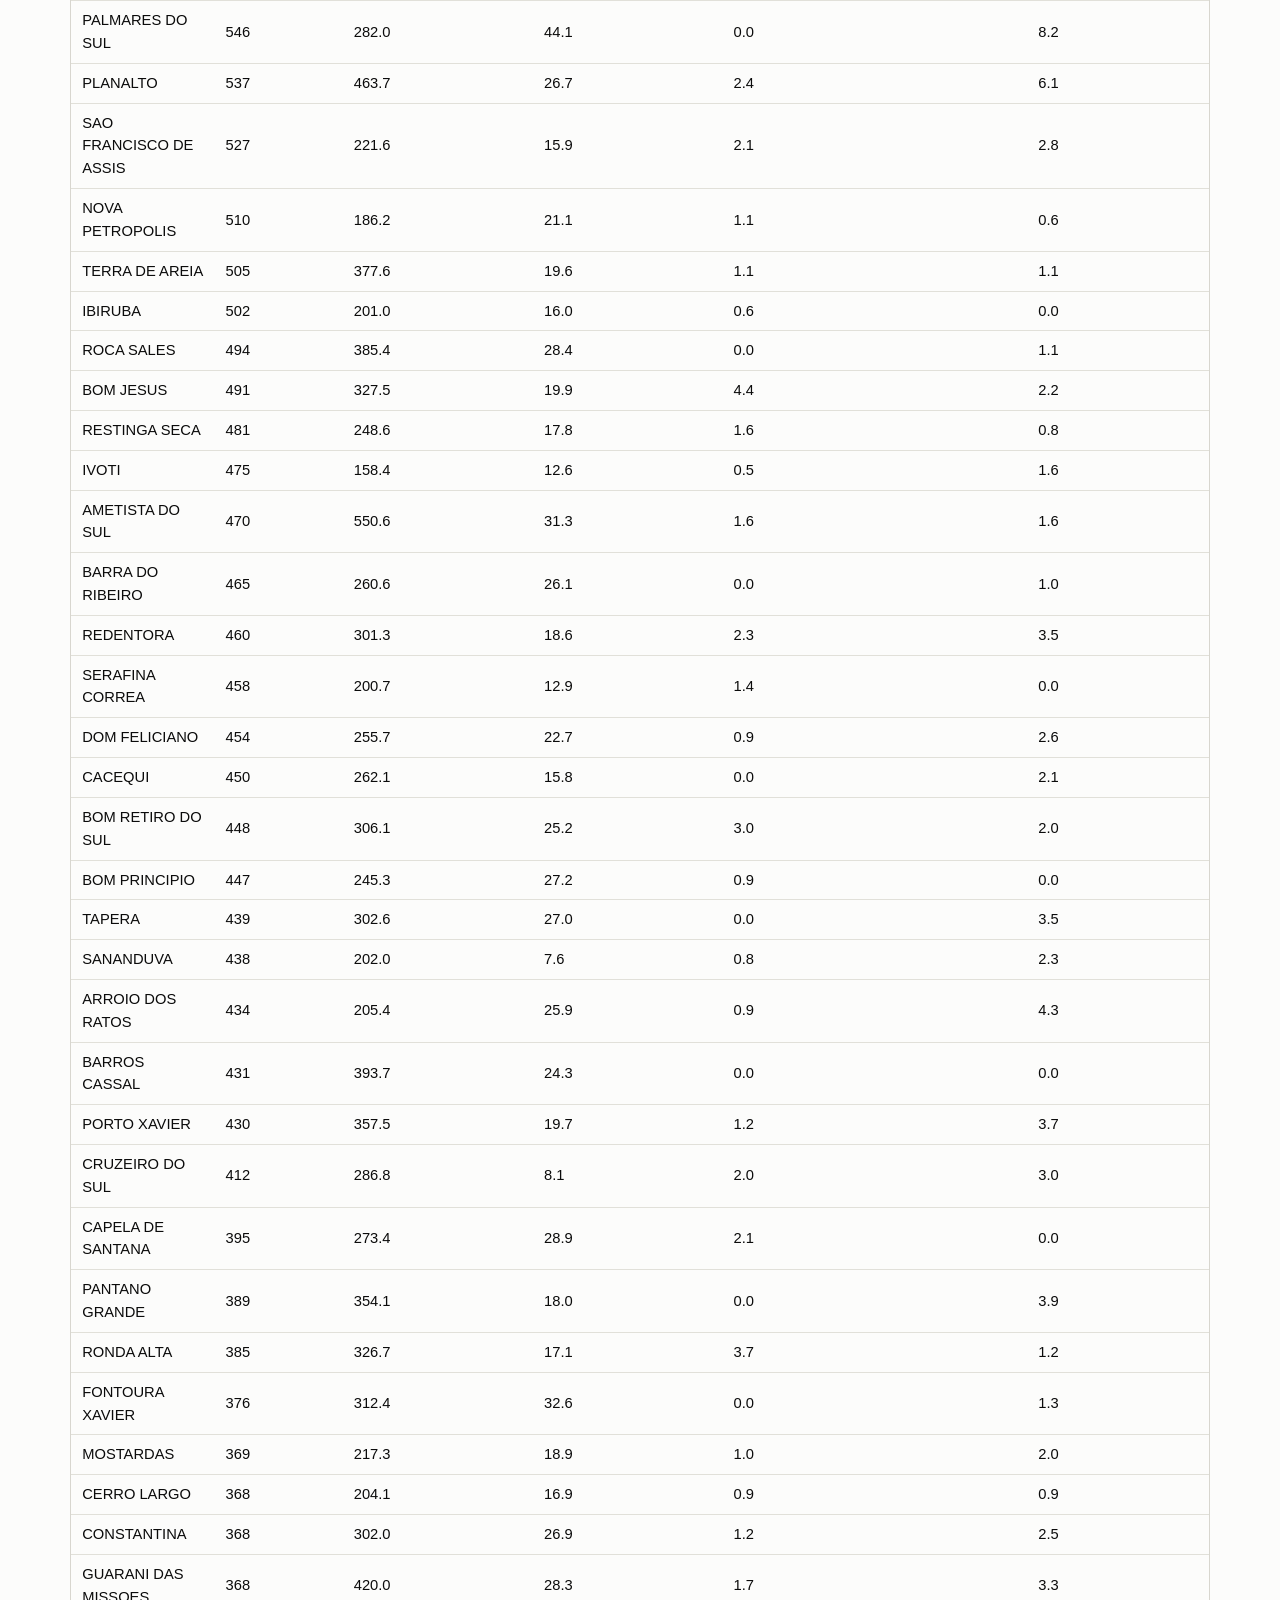
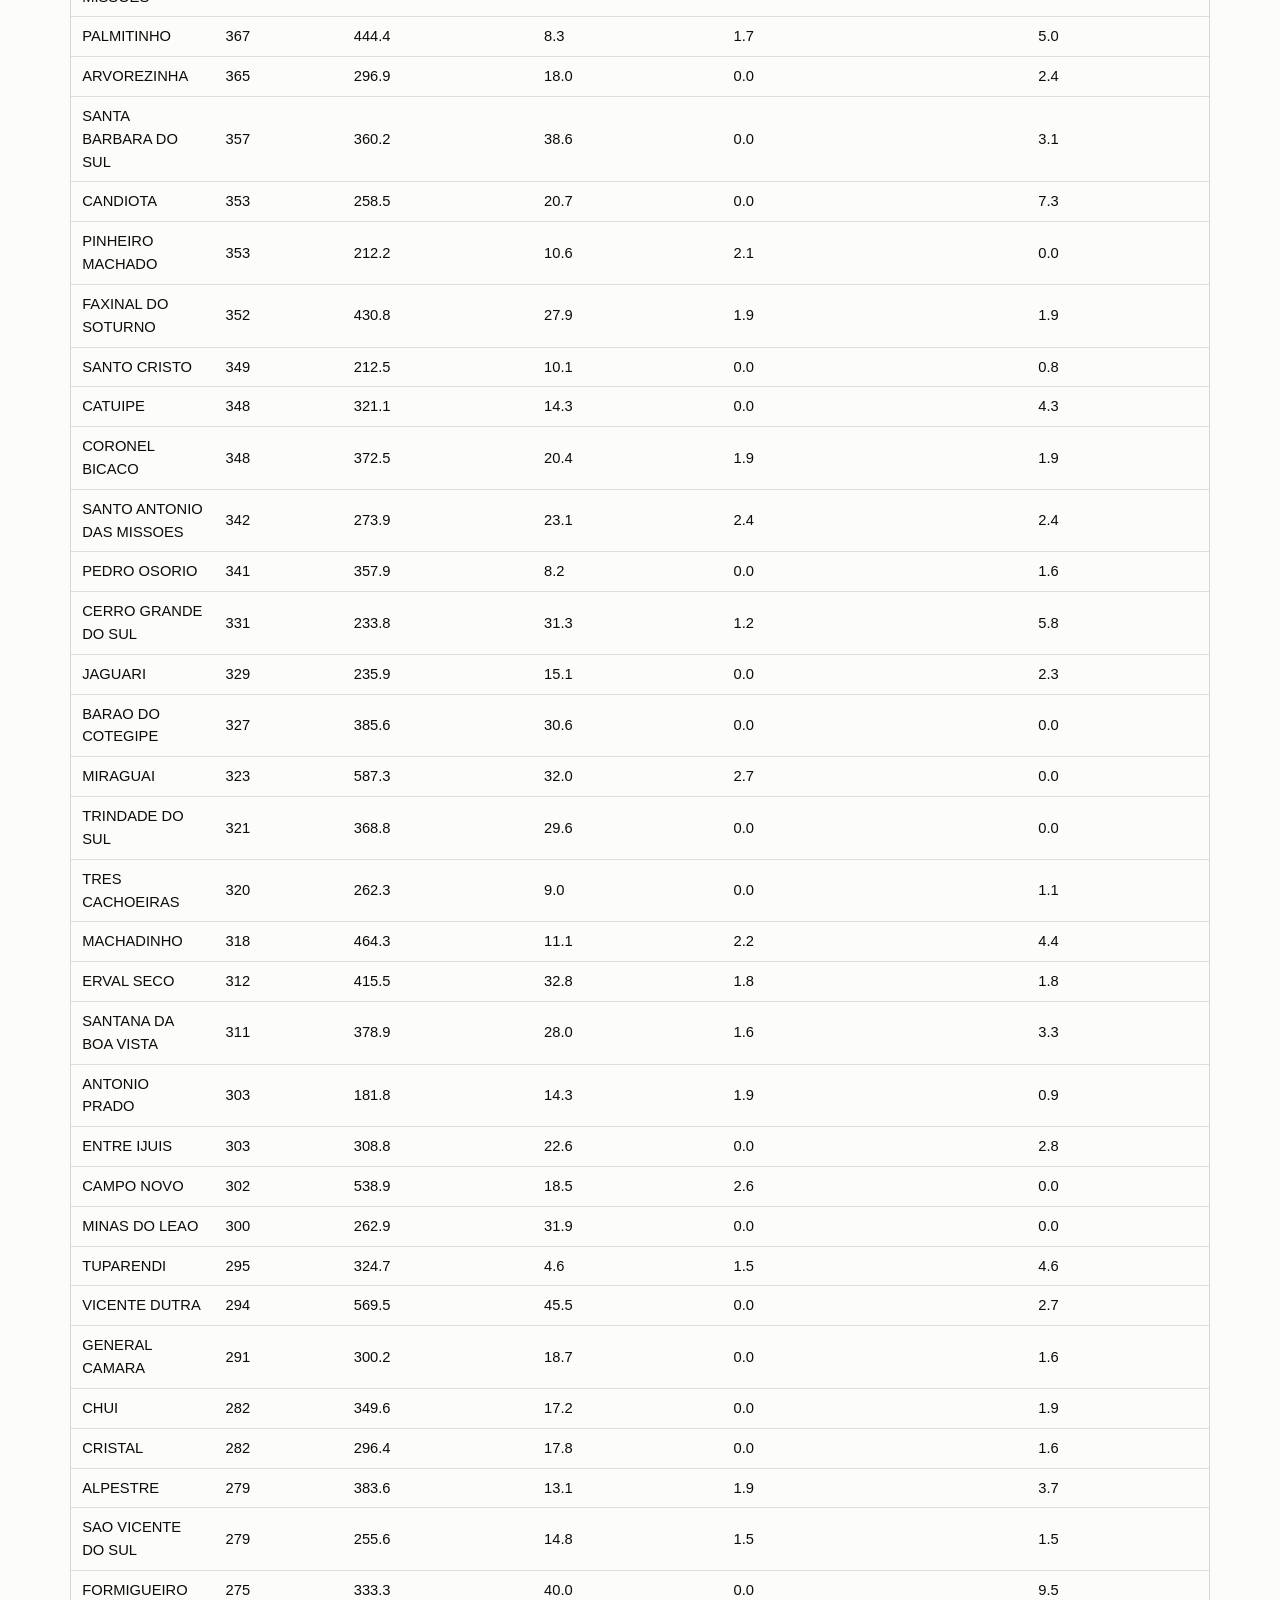
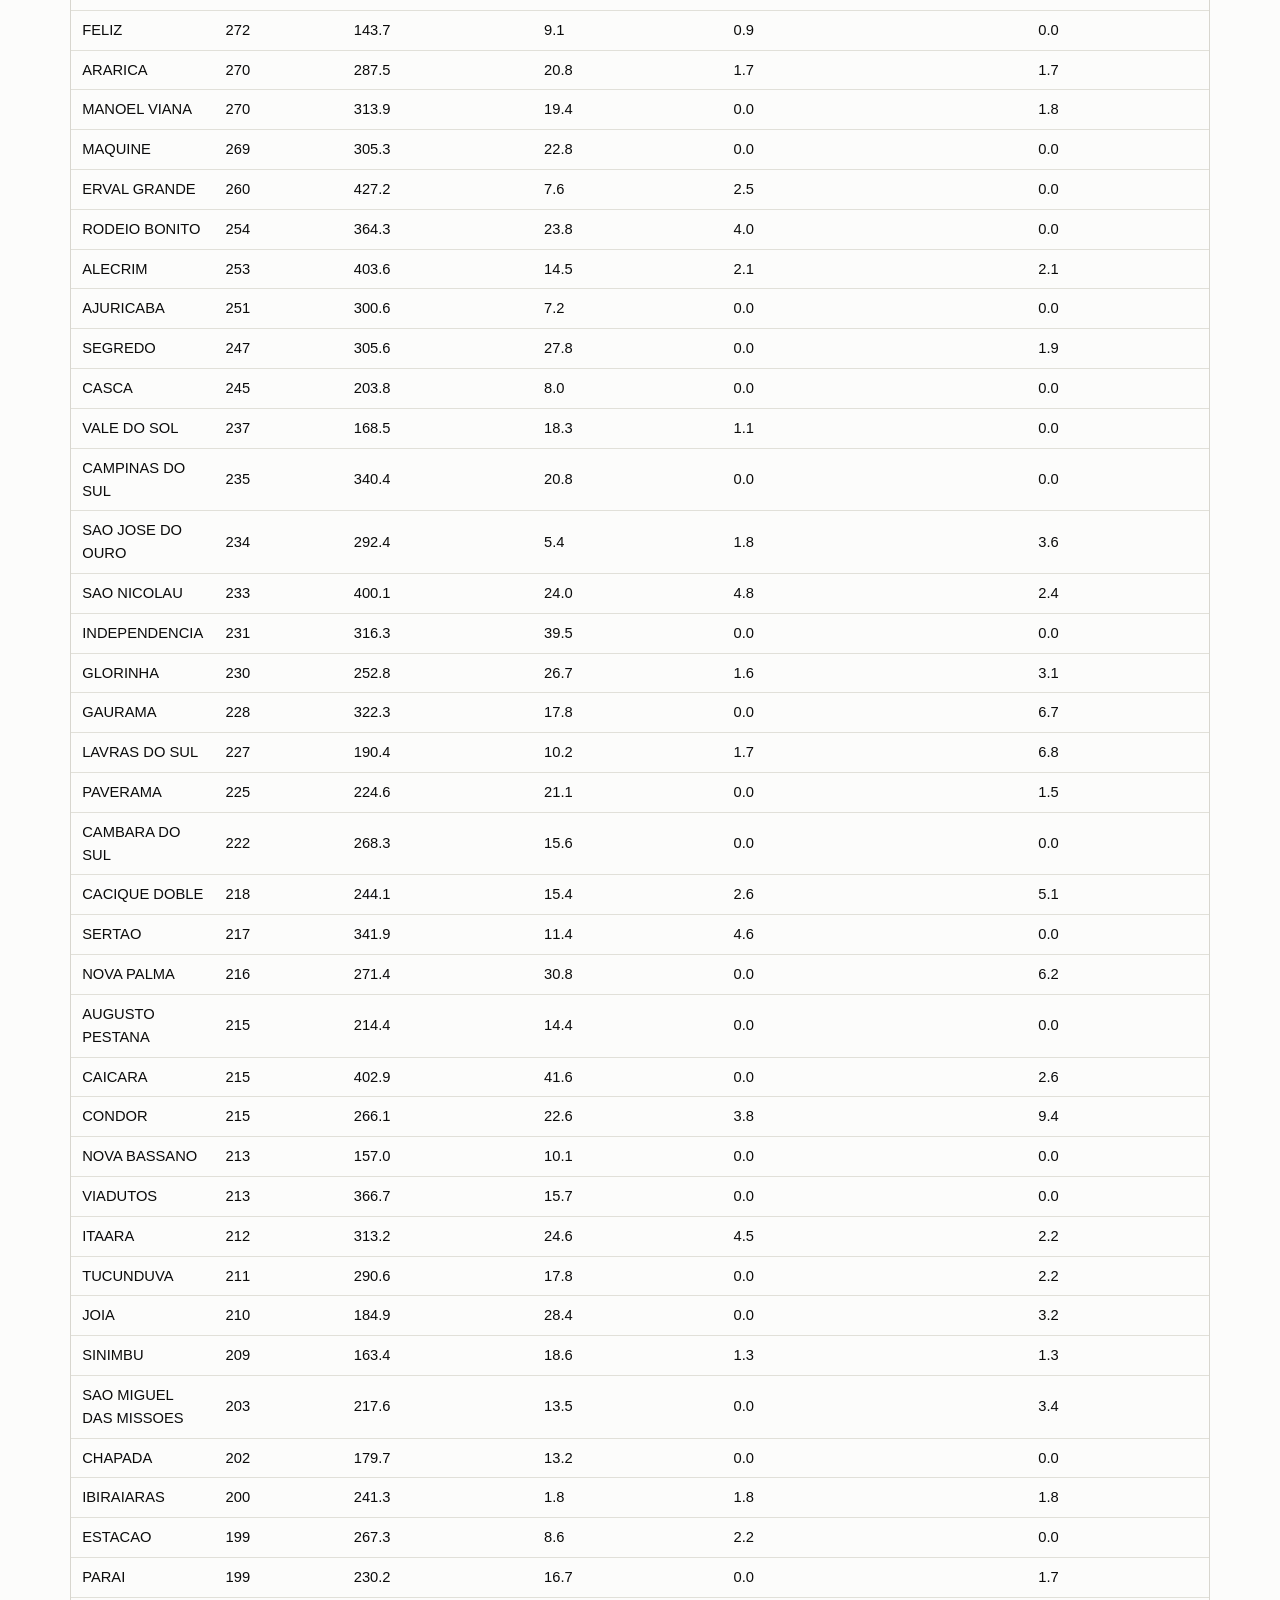
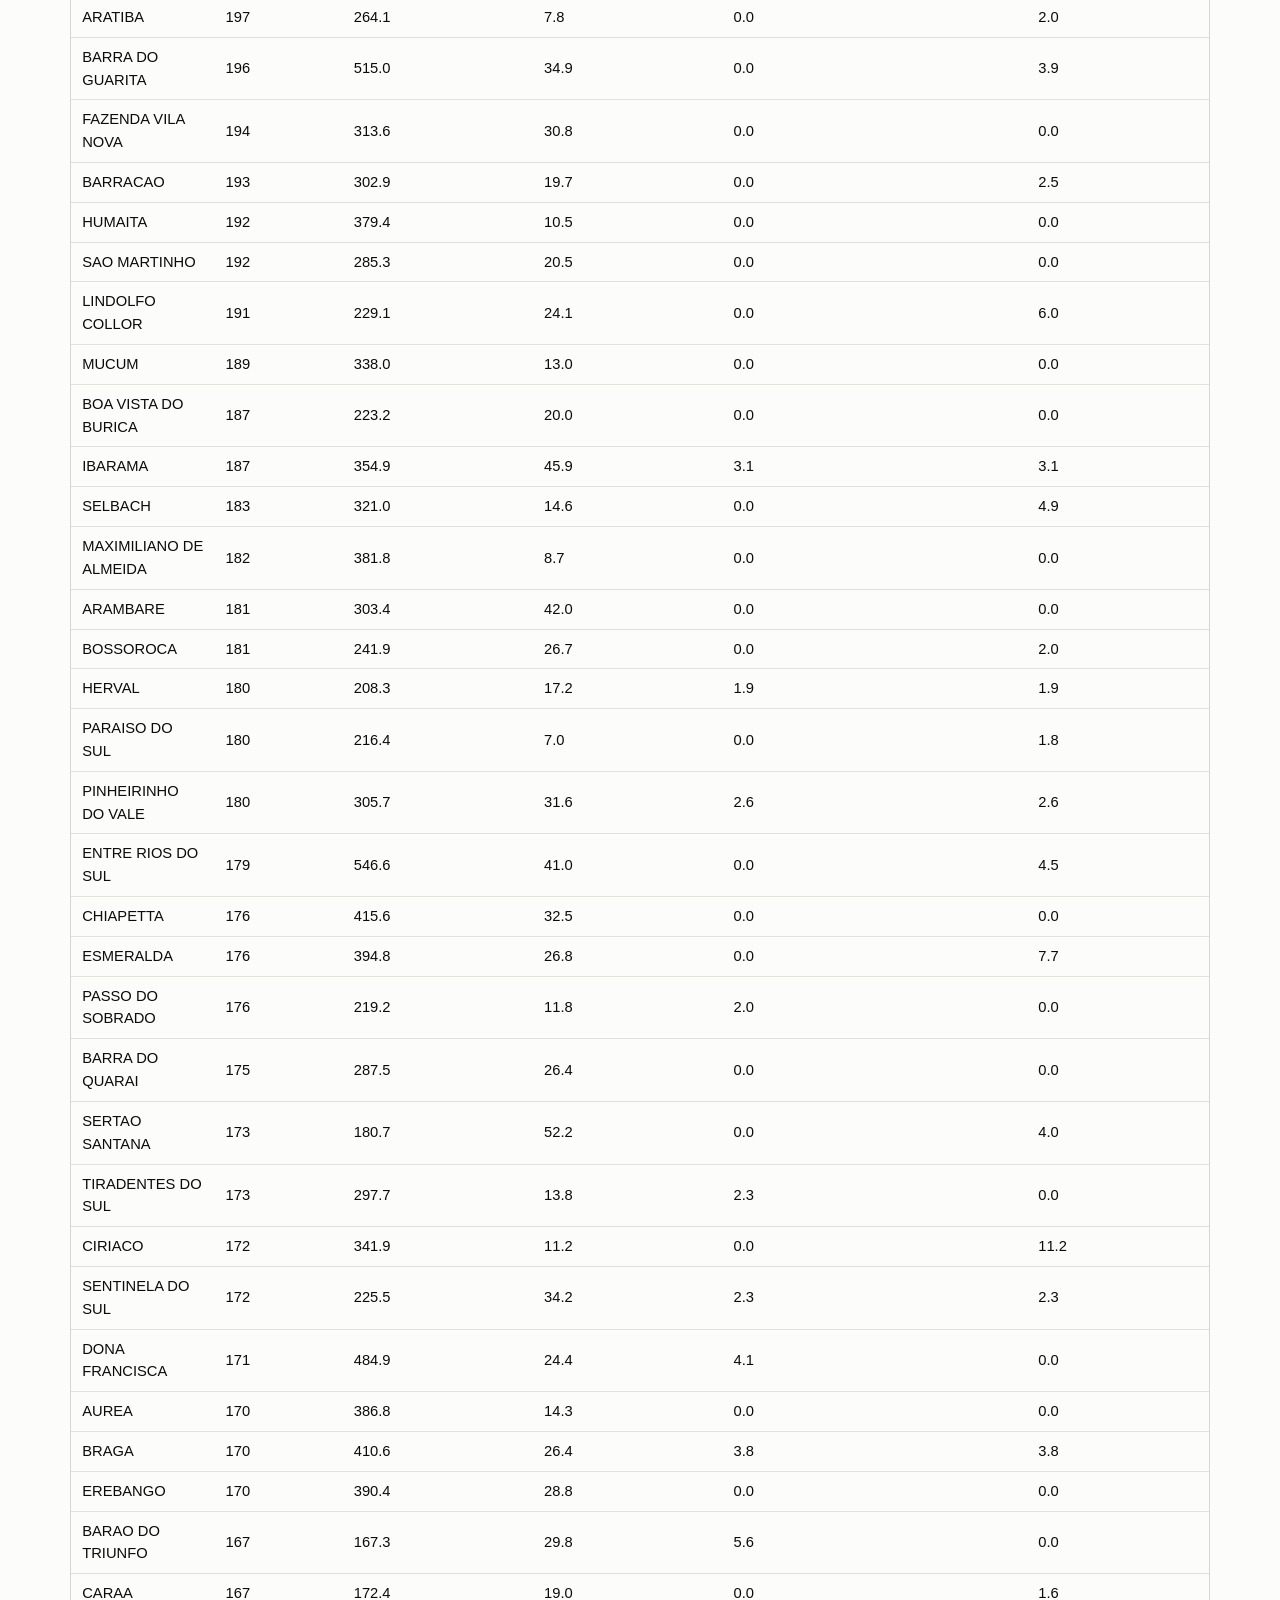
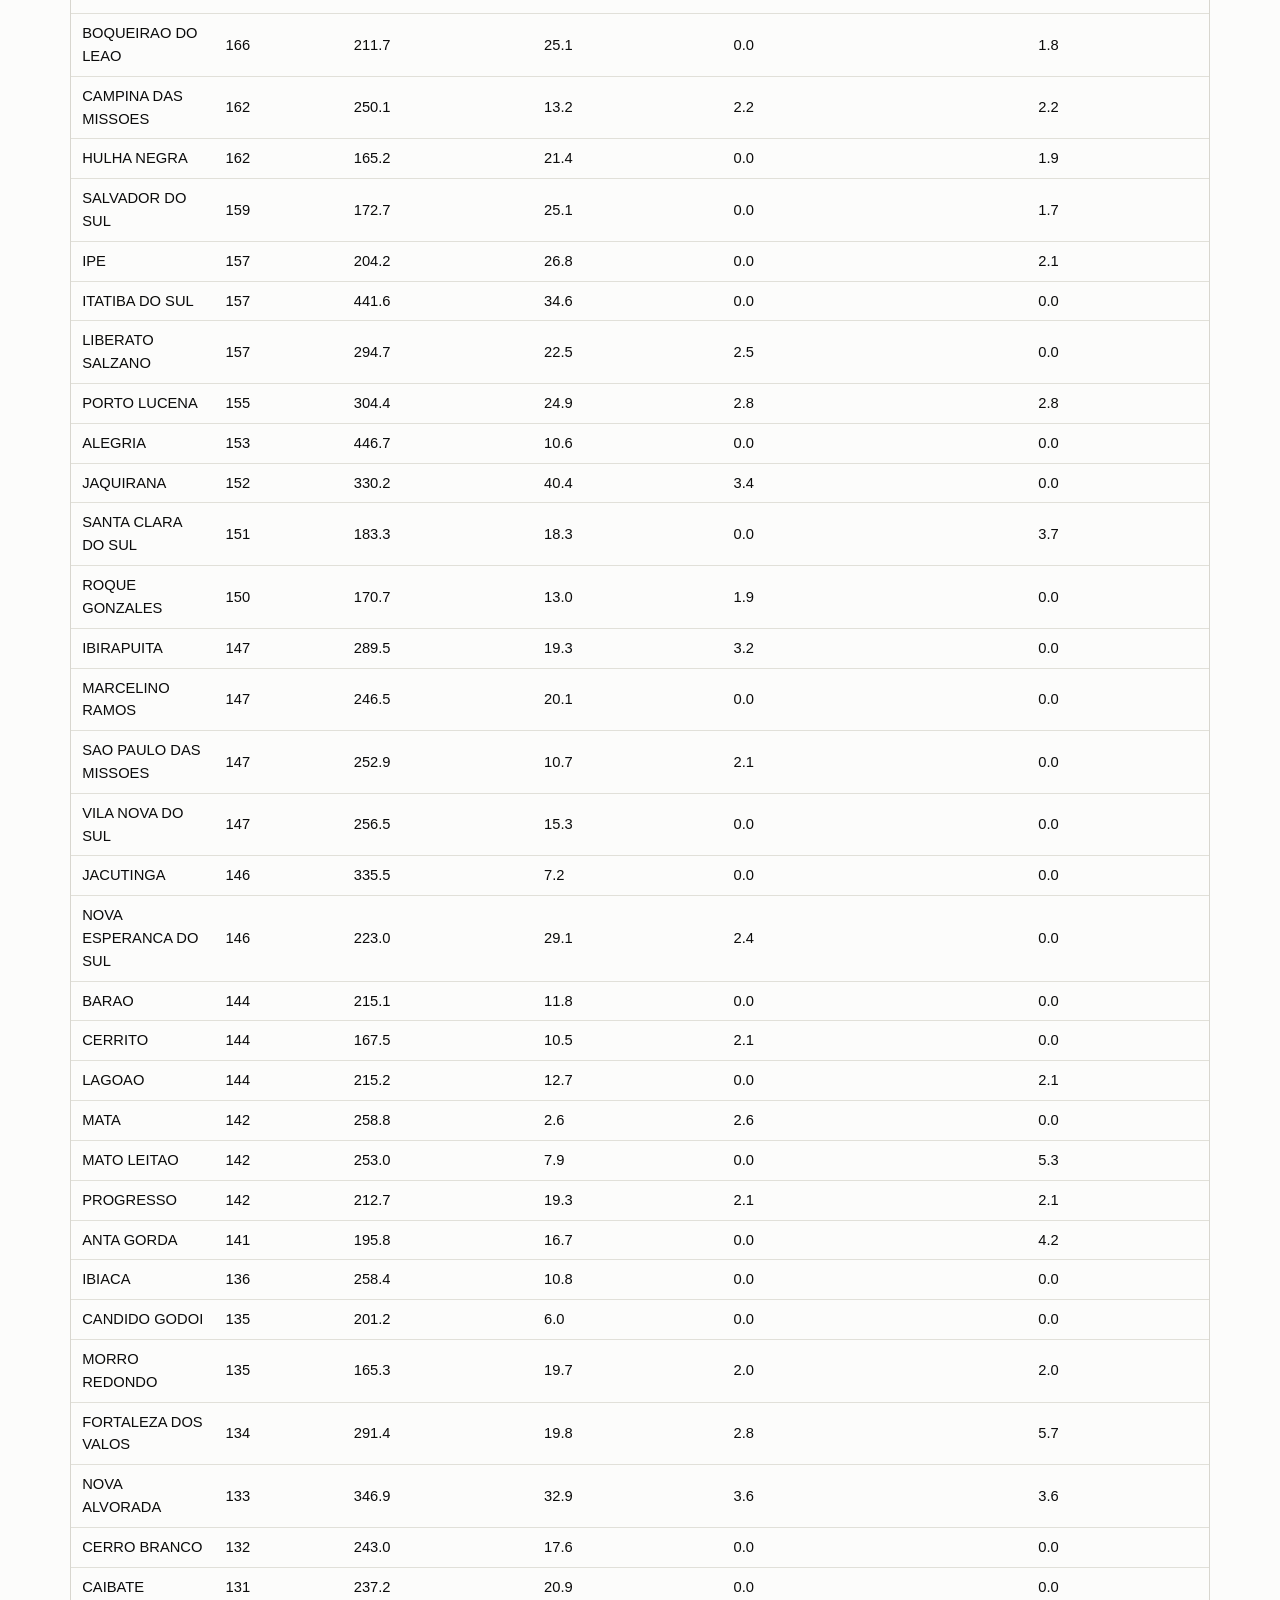
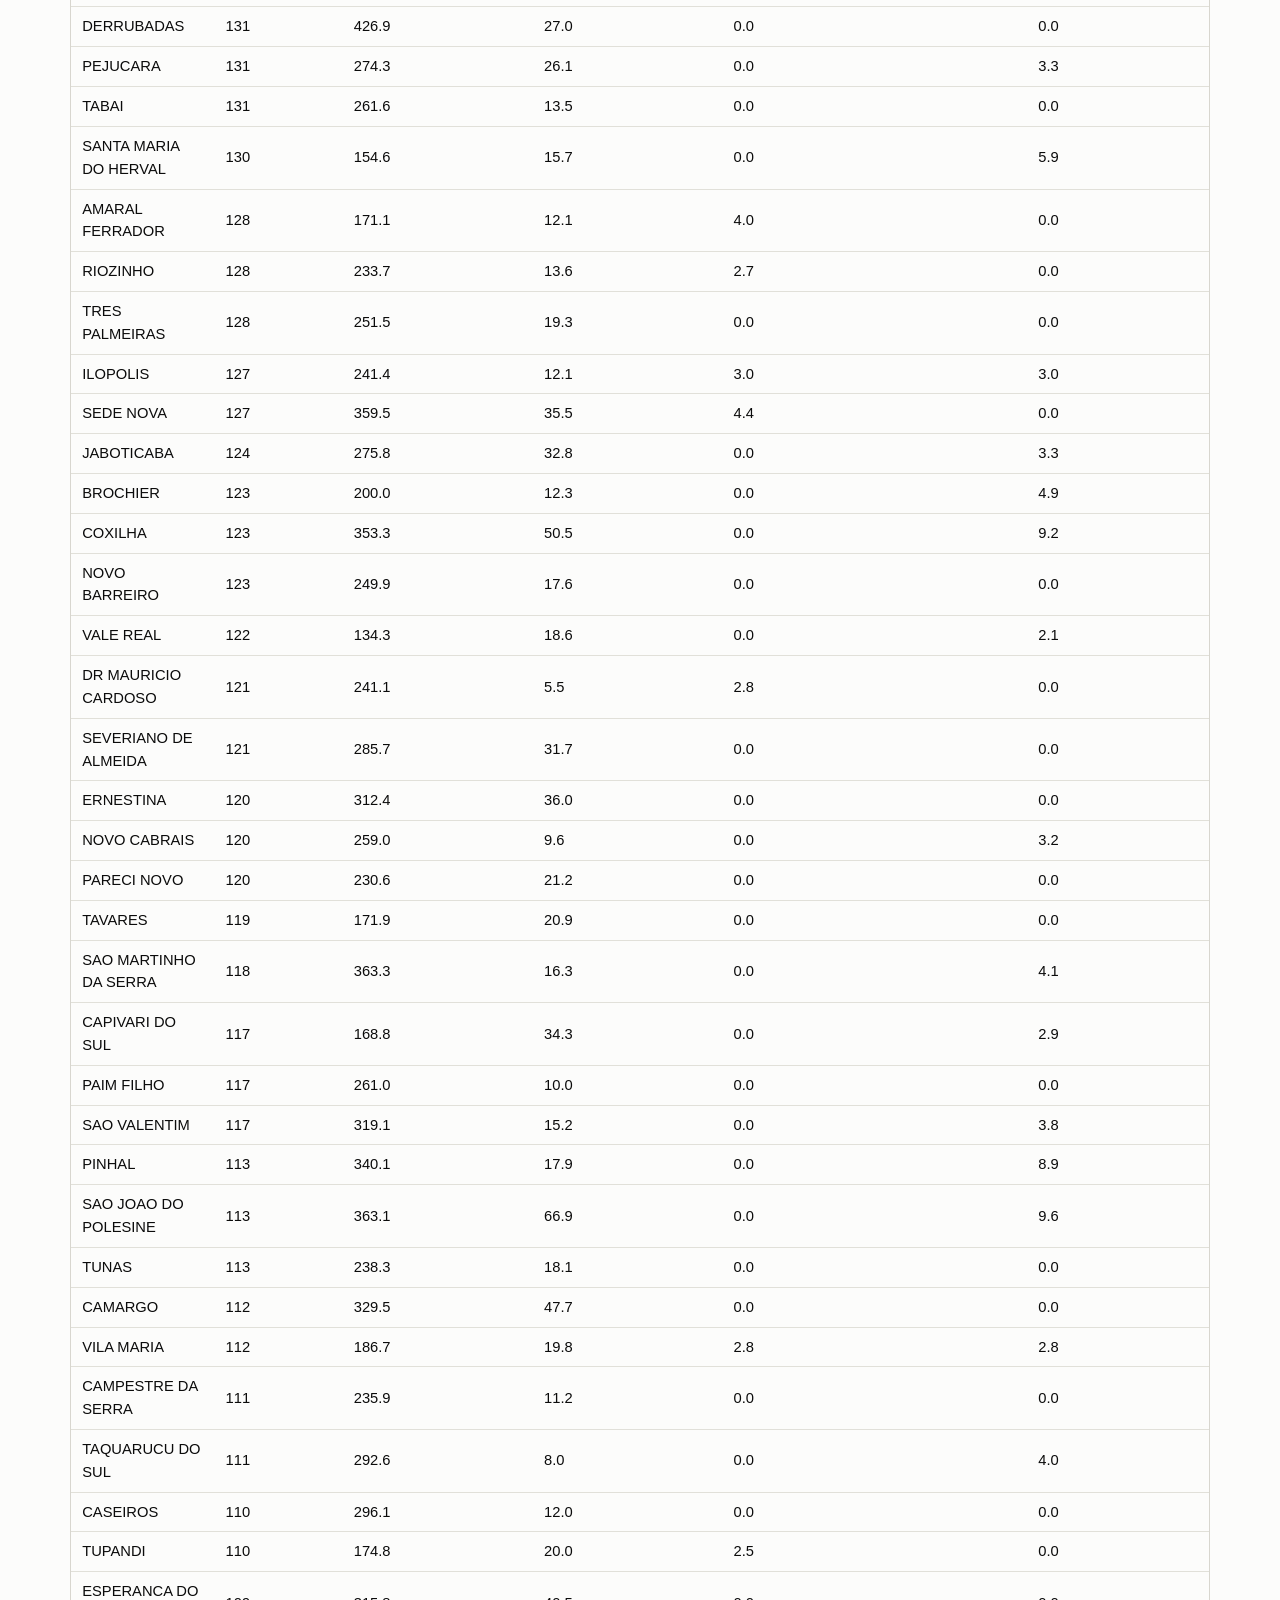
<file: docs/municipios.html>
<!doctype html>
<html lang="pt-BR">
<head>
<meta charset="utf-8">
<meta name="viewport" content="width=device-width, initial-scale=1">
<title>Municípios — Violência contra as mulheres no RS</title>
<meta name="description" content="Tabela pesquisável e ordenável com a taxa de violência por 100 mil habitantes em cada município do Rio Grande do Sul.">
<link rel="icon" type="image/x-icon" href="assets/img/favicon.ico">
<link rel="icon" type="image/png" sizes="32x32" href="assets/img/favicon-32.png">
<link rel="icon" type="image/png" sizes="16x16" href="assets/img/favicon-16.png">
<link rel="apple-touch-icon" href="assets/img/apple-touch-icon.png">
<meta name="theme-color" content="#0b0b0b">
<link rel="canonical" href="https://alexandrogschafer.github.io/violencia-mulheres-rs/municipios.html">
<meta property="og:type" content="website">
<meta property="og:site_name" content="Violência contra as mulheres no RS">
<meta property="og:locale" content="pt_BR">
<meta property="og:title" content="Municípios — Violência contra as mulheres no RS">
<meta property="og:description" content="Tabela pesquisável e ordenável com a taxa de violência por 100 mil habitantes em cada município do Rio Grande do Sul.">
<meta property="og:url" content="https://alexandrogschafer.github.io/violencia-mulheres-rs/municipios.html">
<meta property="og:image" content="https://alexandrogschafer.github.io/violencia-mulheres-rs/assets/img/og-cover.png">
<meta name="twitter:card" content="summary_large_image">
<meta name="twitter:title" content="Municípios — Violência contra as mulheres no RS">
<meta name="twitter:description" content="Tabela pesquisável e ordenável com a taxa de violência por 100 mil habitantes em cada município do Rio Grande do Sul.">
<meta name="twitter:image" content="https://alexandrogschafer.github.io/violencia-mulheres-rs/assets/img/og-cover.png">
<link rel="stylesheet" href="assets/css/site.css">
</head>
<body>
<a href="#main-content" class="skip-link">Pular para o conteúdo</a>
<header class="site-header">
  <nav class="site-nav">
    <span class="brand"><a href="index.html">Violência contra as mulheres no RS</a></span>
    <ul>
      <li><a href="index.html">Início</a></li>
      <li><a href="metodologia.html">Metodologia</a></li>
      <li><a href="resultados.html">Resultados</a></li>
      <li><a href="municipios.html">Municípios</a></li>
      <li><a href="mapas.html">Mapas</a></li>
      <li><a href="estudos-de-caso.html">Uruguaiana</a></li>
      <li><a href="dados.html">Dados</a></li>
      <li><a href="sobre.html">Sobre</a></li>
    </ul>
  </nav>
</header>

<main id="main-content">
  <h1>Municípios</h1>
  <p class="lede muted">
    Casos e taxa por 100 mil habitantes, por tipo de crime, acumulados no período
    2018–2025 (mesmo recorte usado na análise espacial). Pesquise por nome e ordene
    clicando no cabeçalho de qualquer coluna.
  </p>
  <div class="callout">
    <p class="small" style="margin:0">
      Taxa = casos acumulados no período / soma da população anual × 100.000 — não é
      uma taxa "por ano". Ver <a href="metodologia.html">limitações de dados</a>, em
      especial sobre população total vs. feminina.
    </p>
  </div>
  <p class="muted small"><strong>Recorte:</strong> 2018–2025. A série começa em 2018, primeiro ano com granularidade mensal e layout padronizado na fonte, e termina em 2025 porque 2026 ainda está incompleto.</p>
  <div id="tabela-municipios"></div>
</main>

<footer class="site-footer">
  <div class="footer-inner">
    <div class="footer-brand">
      <strong>Violência contra as mulheres no RS</strong>
      <p class="muted small">Schäfer, A. G., Prates, L. A., Schäfer, L. P. &amp; Fernandes, M. A. D. (2026)</p>
      <div class="institutional-logo footer-logo">
        <img src="assets/img/logo_petclima.png" alt="Logotipo do PET Saúde Clima" width="772" height="212">
      </div>
    </div>
    <div>
      <span class="muted">Links</span>
      <ul>
        <li><a href="https://github.com/Alexandrogschafer/violencia-mulheres-rs">Repositório no GitHub</a></li>
        <li><a href="https://github.com/Alexandrogschafer/violencia-mulheres-rs/blob/master/LICENSE">Licença: CC BY 4.0</a></li>
        <li><a href="https://doi.org/10.5281/zenodo.21403499">DOI: 10.5281/zenodo.21403499</a></li>
      </ul>
    </div>
  </div>
</footer>

<script src="assets/js/charts.js"></script>
<script src="assets/js/tables.js"></script>
<script src="assets/js/nav.js"></script>
<script>
(async function () {
  const dados = await fetch("assets/data/tables/municipios_resumo.json").then(r => r.json());
  const tipos = SiteCharts.CRIME_ORDER;

  const colunas = [
    { key: "municipio", label: "Município" },
    { key: "casos_geral", label: "Casos (Geral)", numeric: true, format: v => SiteCharts.fmtInt(v) },
  ].concat(
    tipos.map(tipo => ({
      key: "taxa_" + tipo,
      label: tipo + " (taxa/100 mil)",
      numeric: true,
      format: v => v == null ? "—" : v.toFixed(1),
    }))
  );

  SiteTables.renderTable(document.getElementById("tabela-municipios"), colunas, dados, {
    searchable: true,
    searchPlaceholder: "Pesquisar município…",
    defaultSort: { key: "casos_geral", dir: "desc" },
    caption: "497 municípios do RS — casos e taxa por 100 mil hab., 2018–2025",
  });
})();
</script>
</body>
</html>
</file>
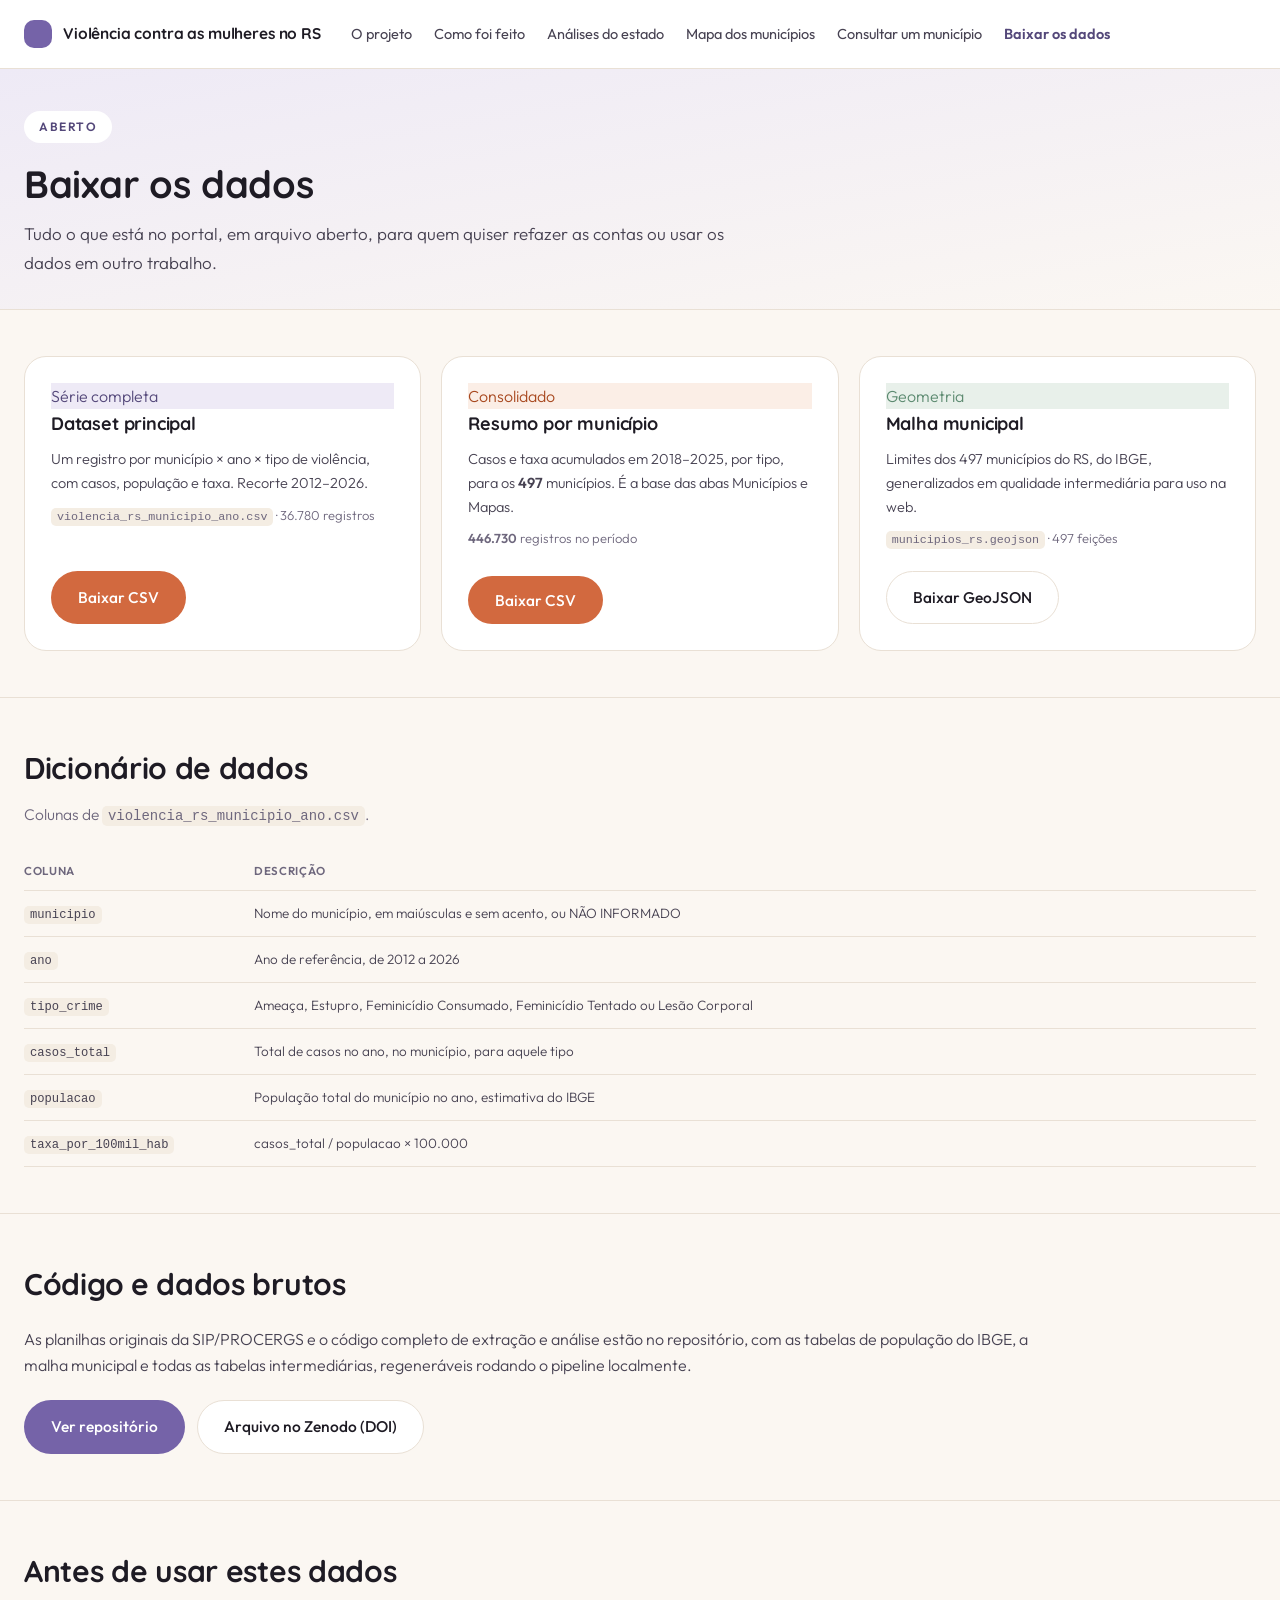
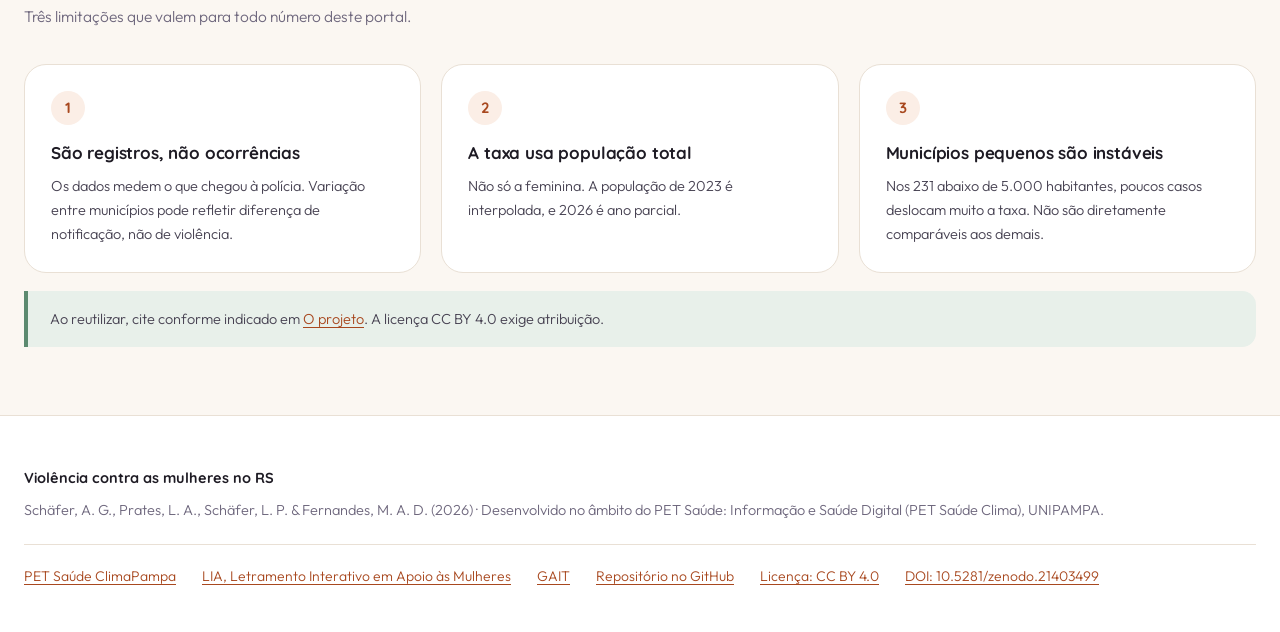
<file: docs/v2/dados.html>
<!DOCTYPE html>
<html lang="pt-BR">
<head>
<meta charset="utf-8">
<meta name="robots" content="noindex, nofollow">
<meta name="viewport" content="width=device-width, initial-scale=1">
<title>Baixar os dados — Violência contra as mulheres no RS</title>
<link rel="stylesheet" href="assets/site.css">
</head>
<body>
<header class="site">
  <div class="wrap">
    <a class="brand" href="index.html"><span class="dot"></span> Violência contra as mulheres no RS</a>
    <nav class="site">
      <ul>
        <li><a href="projeto.html">O projeto</a></li>
        <li><a href="metodologia.html">Como foi feito</a></li>
        <li><a href="resultados.html">Análises do estado</a></li>
        <li><a href="mapas.html">Mapa dos municípios</a></li>
        <li><a href="municipios.html">Consultar um município</a></li>
        <li><a href="dados.html" class="is-current">Baixar os dados</a></li>
      </ul>
    </nav>
  </div>
</header>
<div class="pagehead">
  <div class="wrap">
    <span class="eyebrow">Aberto</span>
    <h1>Baixar os dados</h1>
    <p class="lede">Tudo o que está no portal, em arquivo aberto, para quem quiser refazer as contas ou usar os dados em outro trabalho.</p>
  </div>
</div>

<section>
  <div class="wrap">
    <div class="dl-grid">
      <div class="dl-card">
        <span class="tag t-violet">Série completa</span>
        <h3>Dataset principal</h3>
        <p>Um registro por município × ano × tipo de violência, com casos, população e taxa. Recorte 2012–2026.</p>
        <p class="dl-meta"><code>violencia_rs_municipio_ano.csv</code> · 36.780 registros</p>
        <a class="btn btn-accent" href="#">Baixar CSV</a>
      </div>
      <div class="dl-card">
        <span class="tag t-terra">Consolidado</span>
        <h3>Resumo por município</h3>
        <p>Casos e taxa acumulados em 2018–2025, por tipo, para os <strong id="n-municipios">…</strong> municípios. É a base das abas Municípios e Mapas.</p>
        <p class="dl-meta"><strong id="n-registros">…</strong> registros no período</p>
        <button class="btn btn-accent" id="baixar-resumo">Baixar CSV</button>
      </div>
      <div class="dl-card">
        <span class="tag t-sage">Geometria</span>
        <h3>Malha municipal</h3>
        <p>Limites dos 497 municípios do RS, do IBGE, generalizados em qualidade intermediária para uso na web.</p>
        <p class="dl-meta"><code>municipios_rs.geojson</code> · 497 feições</p>
        <a class="btn btn-ghost" href="#">Baixar GeoJSON</a>
      </div>
    </div>
  </div>
</section>

<section>
  <div class="wrap">
    <h2>Dicionário de dados</h2>
    <p class="sub">Colunas de <code>violencia_rs_municipio_ano.csv</code>.</p>
    <table class="teste-tab dic">
      <thead><tr><th>Coluna</th><th>Descrição</th></tr></thead>
      <tbody>
          <tr><td><code>municipio</code></td><td>Nome do município, em maiúsculas e sem acento, ou NÃO INFORMADO</td></tr>
          <tr><td><code>ano</code></td><td>Ano de referência, de 2012 a 2026</td></tr>
          <tr><td><code>tipo_crime</code></td><td>Ameaça, Estupro, Feminicídio Consumado, Feminicídio Tentado ou Lesão Corporal</td></tr>
          <tr><td><code>casos_total</code></td><td>Total de casos no ano, no município, para aquele tipo</td></tr>
          <tr><td><code>populacao</code></td><td>População total do município no ano, estimativa do IBGE</td></tr>
          <tr><td><code>taxa_por_100mil_hab</code></td><td>casos_total / populacao × 100.000</td></tr>
      </tbody>
    </table>
  </div>
</section>

<section>
  <div class="wrap">
    <h2>Código e dados brutos</h2>
    <p style="max-width:92ch;color:var(--ink-secondary)">As planilhas originais da SIP/PROCERGS e o código completo de extração e análise estão no repositório, com as tabelas de população do IBGE, a malha municipal e todas as tabelas intermediárias, regeneráveis rodando o pipeline localmente.</p>
    <div class="cta-row" style="margin-top:22px">
      <a class="btn btn-primary" href="#">Ver repositório</a>
      <a class="btn btn-ghost" href="#">Arquivo no Zenodo (DOI)</a>
    </div>
  </div>
</section>

<section>
  <div class="wrap">
    <h2>Antes de usar estes dados</h2>
    <p class="sub">Três limitações que valem para todo número deste portal.</p>
    <div class="goals">
      <div class="goal"><div class="num">1</div><h3>São registros, não ocorrências</h3><p>Os dados medem o que chegou à polícia. Variação entre municípios pode refletir diferença de notificação, não de violência.</p></div>
      <div class="goal"><div class="num">2</div><h3>A taxa usa população total</h3><p>Não só a feminina. A população de 2023 é interpolada, e 2026 é ano parcial.</p></div>
      <div class="goal"><div class="num">3</div><h3>Municípios pequenos são instáveis</h3><p>Nos <span data-n-abaixo-piso>…</span> abaixo de 5.000 habitantes, poucos casos deslocam muito a taxa. Não são diretamente comparáveis aos demais.</p></div>
    </div>
    <div class="callout" style="margin-top:18px"><p>Ao reutilizar, cite conforme indicado em <a href="projeto.html">O projeto</a>. A licença CC BY 4.0 exige atribuição.</p></div>
  </div>
</section>
<footer class="site">
  <div class="wrap">
    <p style="margin:0 0 8px"><strong style="color:var(--ink-primary);font-family:var(--font-display)">Violência contra as mulheres no RS</strong></p>
    <p style="margin:0">Schäfer, A. G., Prates, L. A., Schäfer, L. P. &amp; Fernandes, M. A. D. (2026) · Desenvolvido no âmbito do PET Saúde: Informação e Saúde Digital (PET Saúde Clima), UNIPAMPA.</p>
    <nav class="footer-links" aria-label="Links institucionais">
      <ul>
        <li><a href="https://pet-saude-climapampa.github.io/" target="_blank" rel="noopener">PET Saúde ClimaPampa</a></li>
        <li><a href="https://liaeduca.base44.app/" target="_blank" rel="noopener">LIA, Letramento Interativo em Apoio às Mulheres</a></li>
        <li><a href="https://alexandrogschafer.github.io/site-gait/" target="_blank" rel="noopener">GAIT</a></li>
        <li><a href="https://github.com/Alexandrogschafer/violencia-mulheres-rs" target="_blank" rel="noopener">Repositório no GitHub</a></li>
        <li><a href="https://github.com/Alexandrogschafer/violencia-mulheres-rs/blob/master/LICENSE" target="_blank" rel="noopener">Licença: CC BY 4.0</a></li>
        <li><a href="https://doi.org/10.5281/zenodo.21403499" target="_blank" rel="noopener">DOI: 10.5281/zenodo.21403499</a></li>
      </ul>
    </nav>
  </div>
</footer>
<script src="assets/dados.js"></script>
</body>
</html>
</file>
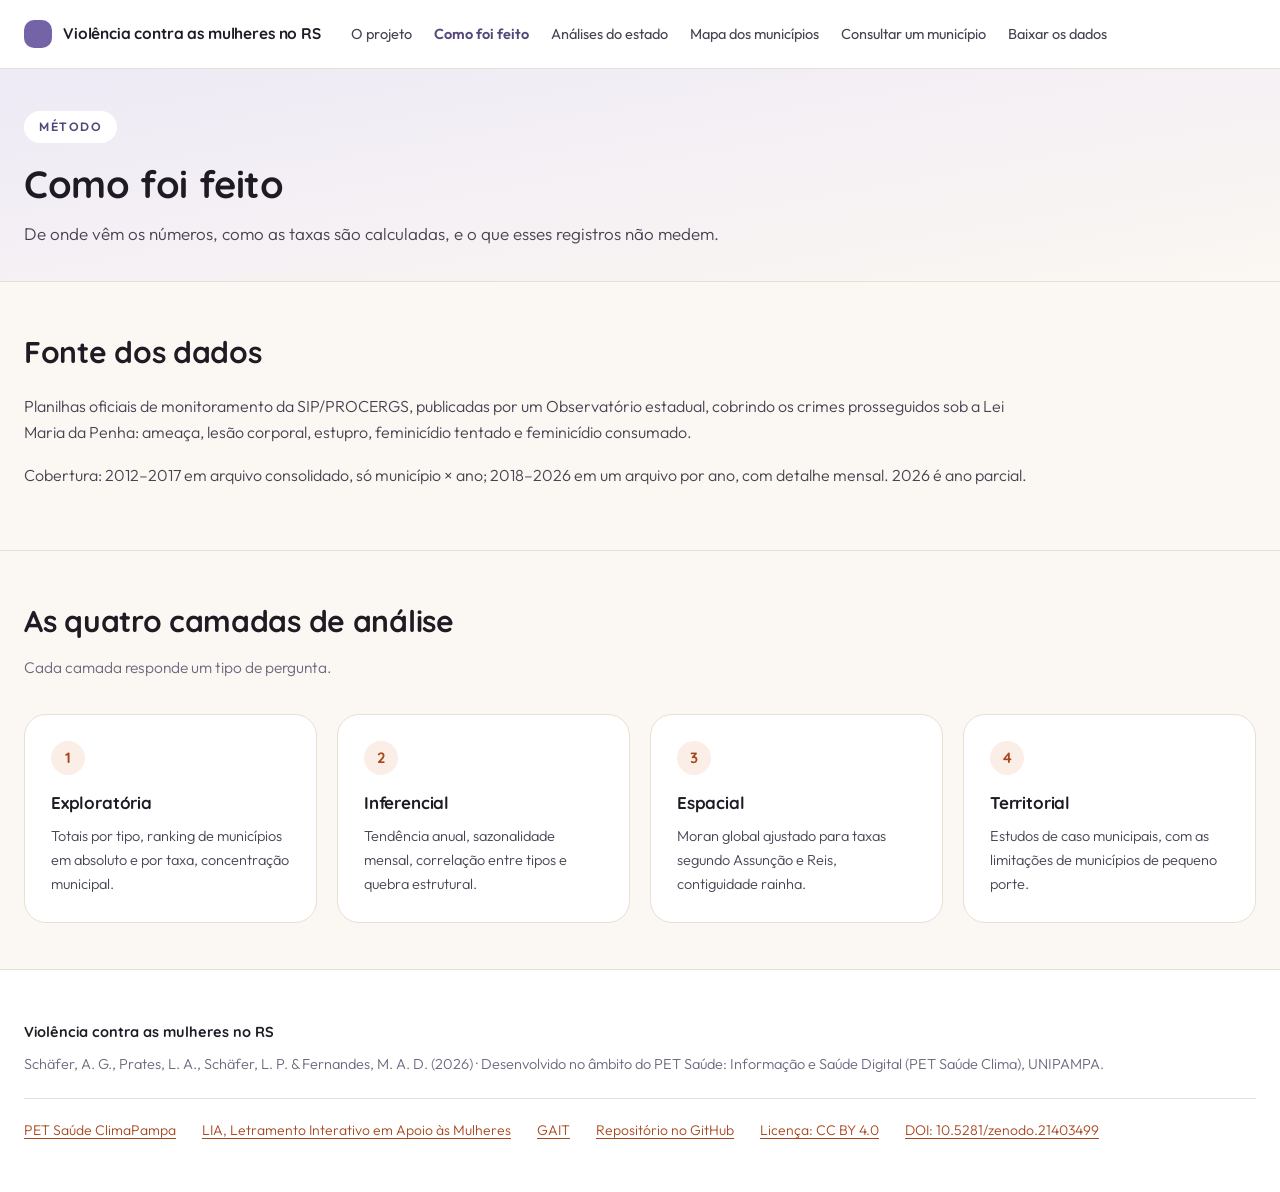
<file: docs/v2/metodologia.html>
<!DOCTYPE html>
<html lang="pt-BR">
<head>
<meta charset="utf-8">
<meta name="robots" content="noindex, nofollow">
<meta name="viewport" content="width=device-width, initial-scale=1">
<title>Como foi feito — Violência contra as mulheres no RS</title>
<link rel="stylesheet" href="assets/site.css">
</head>
<body>
<header class="site">
  <div class="wrap">
    <a class="brand" href="index.html"><span class="dot"></span> Violência contra as mulheres no RS</a>
    <nav class="site">
      <ul>
        <li><a href="projeto.html">O projeto</a></li>
        <li><a href="metodologia.html" class="is-current">Como foi feito</a></li>
        <li><a href="resultados.html">Análises do estado</a></li>
        <li><a href="mapas.html">Mapa dos municípios</a></li>
        <li><a href="municipios.html">Consultar um município</a></li>
        <li><a href="dados.html">Baixar os dados</a></li>
      </ul>
    </nav>
  </div>
</header>
<div class="pagehead">
  <div class="wrap">
    <span class="eyebrow">Método</span>
    <h1>Como foi feito</h1>
    <p class="lede">De onde vêm os números, como as taxas são calculadas, e o que esses registros não medem.</p>
  </div>
</div>
<section>
  <div class="wrap">
    <h2>Fonte dos dados</h2>
    <p style="max-width:92ch;color:var(--ink-secondary)">Planilhas oficiais de monitoramento da SIP/PROCERGS, publicadas por um Observatório estadual, cobrindo os crimes prosseguidos sob a Lei Maria da Penha: ameaça, lesão corporal, estupro, feminicídio tentado e feminicídio consumado.</p>
    <p style="max-width:92ch;color:var(--ink-secondary)">Cobertura: 2012–2017 em arquivo consolidado, só município × ano; 2018–2026 em um arquivo por ano, com detalhe mensal. 2026 é ano parcial.</p>
  </div>
</section>
<section>
  <div class="wrap">
    <h2>As quatro camadas de análise</h2>
    <p class="sub">Cada camada responde um tipo de pergunta.</p>
    <div class="goals">
      <div class="goal"><div class="num">1</div><h3>Exploratória</h3><p>Totais por tipo, ranking de municípios em absoluto e por taxa, concentração municipal.</p></div>
      <div class="goal"><div class="num">2</div><h3>Inferencial</h3><p>Tendência anual, sazonalidade mensal, correlação entre tipos e quebra estrutural.</p></div>
      <div class="goal"><div class="num">3</div><h3>Espacial</h3><p>Moran global ajustado para taxas segundo Assunção e Reis, contiguidade rainha.</p></div>
      <div class="goal"><div class="num">4</div><h3>Territorial</h3><p>Estudos de caso municipais, com as limitações de municípios de pequeno porte.</p></div>
    </div>
  </div>
</section>
<footer class="site">
  <div class="wrap">
    <p style="margin:0 0 8px"><strong style="color:var(--ink-primary);font-family:var(--font-display)">Violência contra as mulheres no RS</strong></p>
    <p style="margin:0">Schäfer, A. G., Prates, L. A., Schäfer, L. P. &amp; Fernandes, M. A. D. (2026) · Desenvolvido no âmbito do PET Saúde: Informação e Saúde Digital (PET Saúde Clima), UNIPAMPA.</p>
    <nav class="footer-links" aria-label="Links institucionais">
      <ul>
        <li><a href="https://pet-saude-climapampa.github.io/" target="_blank" rel="noopener">PET Saúde ClimaPampa</a></li>
        <li><a href="https://liaeduca.base44.app/" target="_blank" rel="noopener">LIA, Letramento Interativo em Apoio às Mulheres</a></li>
        <li><a href="https://alexandrogschafer.github.io/site-gait/" target="_blank" rel="noopener">GAIT</a></li>
        <li><a href="https://github.com/Alexandrogschafer/violencia-mulheres-rs" target="_blank" rel="noopener">Repositório no GitHub</a></li>
        <li><a href="https://github.com/Alexandrogschafer/violencia-mulheres-rs/blob/master/LICENSE" target="_blank" rel="noopener">Licença: CC BY 4.0</a></li>
        <li><a href="https://doi.org/10.5281/zenodo.21403499" target="_blank" rel="noopener">DOI: 10.5281/zenodo.21403499</a></li>
      </ul>
    </nav>
  </div>
</footer>
</body>
</html>
</file>
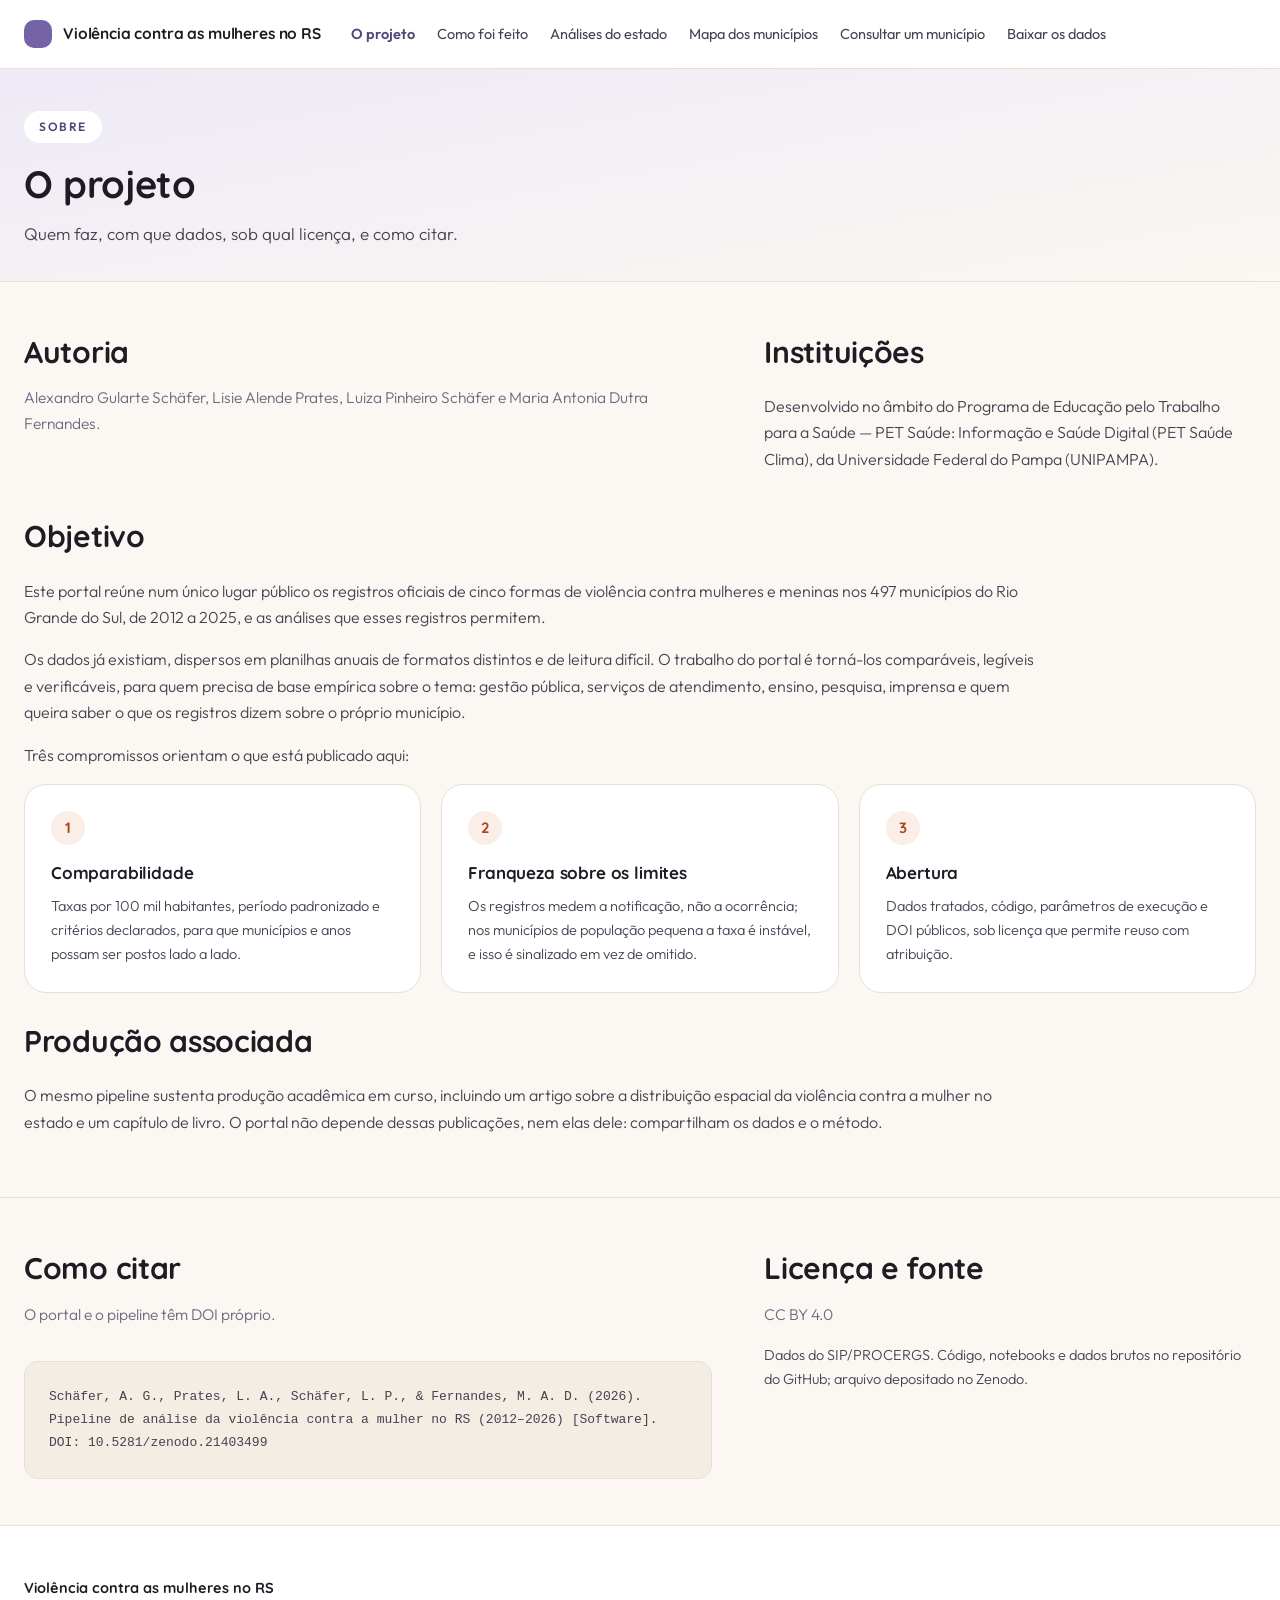
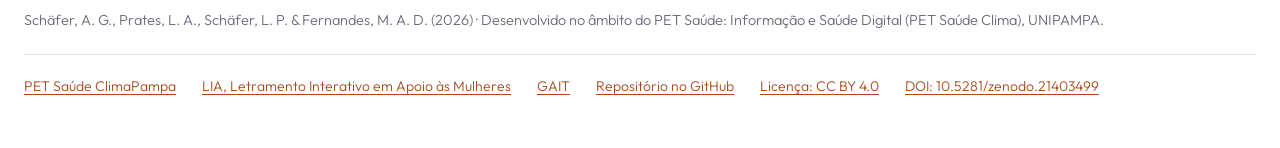
<file: docs/v2/projeto.html>
<!DOCTYPE html>
<html lang="pt-BR">
<head>
<meta charset="utf-8">
<meta name="robots" content="noindex, nofollow">
<meta name="viewport" content="width=device-width, initial-scale=1">
<title>O projeto — Violência contra as mulheres no RS</title>
<link rel="stylesheet" href="assets/site.css">
</head>
<body>
<header class="site">
  <div class="wrap">
    <a class="brand" href="index.html"><span class="dot"></span> Violência contra as mulheres no RS</a>
    <nav class="site">
      <ul>
        <li><a href="projeto.html" class="is-current">O projeto</a></li>
        <li><a href="metodologia.html">Como foi feito</a></li>
        <li><a href="resultados.html">Análises do estado</a></li>
        <li><a href="mapas.html">Mapa dos municípios</a></li>
        <li><a href="municipios.html">Consultar um município</a></li>
        <li><a href="dados.html">Baixar os dados</a></li>
      </ul>
    </nav>
  </div>
</header>
<div class="pagehead">
  <div class="wrap">
    <span class="eyebrow">Sobre</span>
    <h1>O projeto</h1>
    <p class="lede">Quem faz, com que dados, sob qual licença, e como citar.</p>
  </div>
</div>
<section>
  <div class="wrap">
    <div class="two-col">
      <div><h2>Autoria</h2>
    <p class="sub">Alexandro Gularte Schäfer, Lisie Alende Prates, Luiza Pinheiro Schäfer e Maria Antonia Dutra Fernandes.</p></div>
      <div><h2>Instituições</h2>
    <p style="max-width:92ch;color:var(--ink-secondary)">Desenvolvido no âmbito do Programa de Educação pelo Trabalho para a Saúde — PET Saúde: Informação e Saúde Digital (PET Saúde Clima), da Universidade Federal do Pampa (UNIPAMPA).</p></div>
    </div>
    <h2 style="margin-top:24px">Objetivo</h2>
    <p style="max-width:92ch;color:var(--ink-secondary)">Este portal reúne num único lugar público os registros oficiais de cinco formas de violência contra mulheres e meninas nos 497 municípios do Rio Grande do Sul, de 2012 a 2025, e as análises que esses registros permitem.</p>
    <p style="max-width:92ch;color:var(--ink-secondary)">Os dados já existiam, dispersos em planilhas anuais de formatos distintos e de leitura difícil. O trabalho do portal é torná-los comparáveis, legíveis e verificáveis, para quem precisa de base empírica sobre o tema: gestão pública, serviços de atendimento, ensino, pesquisa, imprensa e quem queira saber o que os registros dizem sobre o próprio município.</p>
    <p style="max-width:92ch;color:var(--ink-secondary)">Três compromissos orientam o que está publicado aqui:</p>
    <div class="goals">
      <div class="goal"><div class="num">1</div><h3>Comparabilidade</h3><p>Taxas por 100 mil habitantes, período padronizado e critérios declarados, para que municípios e anos possam ser postos lado a lado.</p></div>
      <div class="goal"><div class="num">2</div><h3>Franqueza sobre os limites</h3><p>Os registros medem a notificação, não a ocorrência; nos municípios de população pequena a taxa é instável, e isso é sinalizado em vez de omitido.</p></div>
      <div class="goal"><div class="num">3</div><h3>Abertura</h3><p>Dados tratados, código, parâmetros de execução e DOI públicos, sob licença que permite reuso com atribuição.</p></div>
    </div>
    <h2 style="margin-top:24px">Produção associada</h2>
    <p style="max-width:92ch;color:var(--ink-secondary)">O mesmo pipeline sustenta produção acadêmica em curso, incluindo um artigo sobre a distribuição espacial da violência contra a mulher no estado e um capítulo de livro. O portal não depende dessas publicações, nem elas dele: compartilham os dados e o método.</p>
  </div>
</section>
<section>
  <div class="wrap">
    <div class="two-col">
      <div>
        <h2>Como citar</h2>
        <p class="sub">O portal e o pipeline têm DOI próprio.</p>
        <div class="cite-box">Schäfer, A. G., Prates, L. A., Schäfer, L. P., &amp; Fernandes, M. A. D. (2026).<br>Pipeline de análise da violência contra a mulher no RS (2012–2026) [Software].<br>DOI: 10.5281/zenodo.21403499</div>
      </div>
      <div>
        <h2>Licença e fonte</h2>
        <p class="sub" style="margin-bottom:16px">CC BY 4.0</p>
        <p style="font-size:14.5px;color:var(--ink-secondary);margin:0">Dados do SIP/PROCERGS. Código, notebooks e dados brutos no repositório do GitHub; arquivo depositado no Zenodo.</p>
      </div>
    </div>
  </div>
</section>
<footer class="site">
  <div class="wrap">
    <p style="margin:0 0 8px"><strong style="color:var(--ink-primary);font-family:var(--font-display)">Violência contra as mulheres no RS</strong></p>
    <p style="margin:0">Schäfer, A. G., Prates, L. A., Schäfer, L. P. &amp; Fernandes, M. A. D. (2026) · Desenvolvido no âmbito do PET Saúde: Informação e Saúde Digital (PET Saúde Clima), UNIPAMPA.</p>
    <nav class="footer-links" aria-label="Links institucionais">
      <ul>
        <li><a href="https://pet-saude-climapampa.github.io/" target="_blank" rel="noopener">PET Saúde ClimaPampa</a></li>
        <li><a href="https://liaeduca.base44.app/" target="_blank" rel="noopener">LIA, Letramento Interativo em Apoio às Mulheres</a></li>
        <li><a href="https://alexandrogschafer.github.io/site-gait/" target="_blank" rel="noopener">GAIT</a></li>
        <li><a href="https://github.com/Alexandrogschafer/violencia-mulheres-rs" target="_blank" rel="noopener">Repositório no GitHub</a></li>
        <li><a href="https://github.com/Alexandrogschafer/violencia-mulheres-rs/blob/master/LICENSE" target="_blank" rel="noopener">Licença: CC BY 4.0</a></li>
        <li><a href="https://doi.org/10.5281/zenodo.21403499" target="_blank" rel="noopener">DOI: 10.5281/zenodo.21403499</a></li>
      </ul>
    </nav>
  </div>
</footer>
</body>
</html>
</file>
<file: docs/v2/assets/site.css>
/* ==========================================================================
   FONTES — hospedadas localmente em assets/fonts/, sem serviço externo.
   Quicksand v37 e Outfit v15, baixadas em 2026-11-15. São fontes
   variáveis: um mesmo arquivo cobre todos os pesos usados (Quicksand
   500/600/700, Outfit 300/400/500/600), por isso há um arquivo por família
   e subconjunto, com font-weight em intervalo. Subconjuntos latin e
   latin-ext; o vietnamese foi omitido.
   Licença: SIL Open Font License 1.1.
   ========================================================================== */
@font-face {
  font-family: "Quicksand";
  font-style: normal;
  font-weight: 500 700;
  font-display: swap;
  src: url("fonts/quicksand-latin-ext.woff2") format("woff2");
  unicode-range: U+0100-02BA, U+02BD-02C5, U+02C7-02CC, U+02CE-02D7, U+02DD-02FF, U+0304, U+0308, U+0329, U+1D00-1DBF, U+1E00-1E9F, U+1EF2-1EFF, U+2020, U+20A0-20AB, U+20AD-20C4, U+2113, U+2C60-2C7F, U+A720-A7FF;
}
@font-face {
  font-family: "Quicksand";
  font-style: normal;
  font-weight: 500 700;
  font-display: swap;
  src: url("fonts/quicksand-latin.woff2") format("woff2");
  unicode-range: U+0000-00FF, U+0131, U+0152-0153, U+02BB-02BC, U+02C6, U+02DA, U+02DC, U+0304, U+0308, U+0329, U+2000-206F, U+20AC, U+2122, U+2191, U+2193, U+2212, U+2215, U+FEFF, U+FFFD;
}
@font-face {
  font-family: "Outfit";
  font-style: normal;
  font-weight: 300 600;
  font-display: swap;
  src: url("fonts/outfit-latin-ext.woff2") format("woff2");
  unicode-range: U+0100-02BA, U+02BD-02C5, U+02C7-02CC, U+02CE-02D7, U+02DD-02FF, U+0304, U+0308, U+0329, U+1D00-1DBF, U+1E00-1E9F, U+1EF2-1EFF, U+2020, U+20A0-20AB, U+20AD-20C4, U+2113, U+2C60-2C7F, U+A720-A7FF;
}
@font-face {
  font-family: "Outfit";
  font-style: normal;
  font-weight: 300 600;
  font-display: swap;
  src: url("fonts/outfit-latin.woff2") format("woff2");
  unicode-range: U+0000-00FF, U+0131, U+0152-0153, U+02BB-02BC, U+02C6, U+02DA, U+02DC, U+0304, U+0308, U+0329, U+2000-206F, U+20AC, U+2122, U+2191, U+2193, U+2212, U+2215, U+FEFF, U+FFFD;
}


/* ==========================================================================
   TOKENS — substitui o :root de docs/assets/css/site.css
   Família inspirada no LIA (creme, violeta, terracota, apoios quentes),
   deslocada para um registro mais sóbrio: violeta mais profundo, laranja
   puxado para terracota, creme menos amarelo.

   NÃO TOCADO: as cinco --crime-* e --grid (= COR_SEM_DADO #e1e0d9).
   ========================================================================== */
:root {
  --surface:         #fbf7f2;
  --surface-raised:  #ffffff;
  --surface-sunken:  #f4ede3;

  --ink-primary:     #1e1b24;
  --ink-secondary:   #474252;
  --muted:           #6e677d;

  --grid:            #e1e0d9;   /* = COR_SEM_DADO, não alterar */
  --border:          #e9e0d5;

  --brand:           #7563a8;   /* violeta — superfícies e títulos grandes */
  --brand-strong:    #54487a;   /* 7,2:1 — versão para texto */
  --brand-soft:      #eeeaf6;

  --link:            #a8481f;   /* terracota AA, 5,4:1 */
  --link-hover:      #873917;
  --accent:          #d2693f;   /* terracota de preenchimento */
  --accent-soft:     #fbeee6;

  --rose:            #d97d9f;
  --rose-soft:       #fbedf2;
  --sage:            #5c8a70;
  --sage-soft:       #e8f0ea;
  --amber:           #f2c94c;

  --danger:          #b3312c;

  /* CORES DE DADO — INALTERADAS */
  --crime-ameaca:        #2a78d6;
  --crime-estupro:       #1baf7a;
  --crime-fem-consumado: #eda100;
  --crime-fem-tentado:   #008300;
  --crime-lesao:         #4a3aa7;
  --sig-yes:             #0f7a52;

  --font-display: "Quicksand", -apple-system, BlinkMacSystemFont, "Segoe UI", sans-serif;
  --font-sans:    "Outfit", -apple-system, BlinkMacSystemFont, "Segoe UI", Roboto, Helvetica, Arial, sans-serif;
  --font-mono:    ui-monospace, SFMono-Regular, Menlo, Consolas, monospace;

  --radius:      14px;
  --radius-lg:   22px;
  --radius-pill: 999px;
  --max-width:   1340px;
}

@media (prefers-color-scheme: dark) {
  :root {
    --surface:        #1a1820;
    --surface-raised: #241f2e;
    --surface-sunken: #201c28;
    --ink-primary:    #f3f0ec;
    --ink-secondary:  #cdc7d6;
    --muted:          #9b93a9;
    --grid:           #3a3937;
    --border:         #3f3850;

    --brand:          #a08ed4;
    --brand-strong:   #c4b6e8;
    --brand-soft:     #2c2640;

    --link:           #eb9163;
    --link-hover:     #f4ab84;
    --accent:         #d2693f;
    --accent-soft:    #33221a;

    --rose-soft:      #33212a;
    --sage-soft:      #1e2a23;
    --danger:         #e08883;

    --crime-fem-consumado: #bb8a28;
    --crime-lesao:         #8a7ad1;
    --sig-yes:             #1baf7a;
  }
}

/* ========================================================================== */
* { box-sizing: border-box; }
body {
  margin: 0;
  font-family: var(--font-sans);
  font-weight: 300;
  background: var(--surface);
  color: var(--ink-primary);
  line-height: 1.65;
  -webkit-font-smoothing: antialiased;
}
h1, h2, h3, .brand { font-family: var(--font-display); font-weight: 700; letter-spacing: -0.01em; }
.wrap { max-width: var(--max-width); margin: 0 auto; padding: 0 24px; }
.wrap-largo { max-width: 1560px; }
a { color: var(--link); text-underline-offset: 3px; }
a:hover { color: var(--link-hover); }

.todo {
  border-left: 3px solid var(--amber);
  background: color-mix(in srgb, var(--amber) 14%, transparent);
  padding: 13px 18px;
  border-radius: 0 var(--radius) var(--radius) 0;
  font-size: 14px;
  color: var(--ink-secondary);
}
.todo strong { color: var(--ink-primary); font-weight: 600; }

/* cabeçalho */
header.site { background: var(--surface-raised); border-bottom: 1px solid var(--border); position: sticky; top: 0; z-index: 10; }
header.site .wrap { display: flex; align-items: center; gap: 30px; height: 68px; }
.brand { display: flex; align-items: center; gap: 11px; font-size: 15.5px; color: var(--ink-primary); text-decoration: none; }
.brand .dot { width: 28px; height: 28px; border-radius: 10px; background: var(--brand); flex: none; }
nav.site ul { display: flex; gap: 22px; list-style: none; margin: 0; padding: 0; font-size: 14.5px; }
nav.site a { color: var(--ink-secondary); text-decoration: none; font-weight: 400; }
nav.site a:hover { color: var(--link); }

/* botões — pílula, como no LIA */
.btn { display: inline-flex; align-items: center; gap: 8px; padding: 13px 26px; border-radius: var(--radius-pill); font-family: var(--font-sans); font-size: 15.5px; font-weight: 500; text-decoration: none; border: 1.5px solid transparent; transition: transform .15s, background .15s, border-color .15s; }
.btn:hover { transform: translateY(-1px); }
.btn-primary { background: var(--brand); color: #fff; }
.btn-primary:hover { background: var(--brand-strong); color: #fff; }
.btn-accent { background: var(--accent); color: #fff; }
.btn-accent:hover { background: var(--link); color: #fff; }
.btn-ghost { border-color: var(--border); background: var(--surface-raised); color: var(--ink-primary); }
.btn-ghost:hover { border-color: var(--brand); color: var(--ink-primary); }

/* hero */
.hero { background: linear-gradient(170deg, var(--brand-soft) 0%, var(--surface) 100%); border-bottom: 1px solid var(--border); padding: 86px 0 76px; }
.hero h1 { font-size: 48px; line-height: 1.12; margin: 0 0 22px; max-width: none; }
.hero .lede { font-size: 19.5px; color: var(--ink-secondary); max-width: 60ch; margin: 0 0 32px; font-weight: 300; }
.eyebrow { display: inline-block; font-family: var(--font-sans); font-size: 12px; letter-spacing: 0.13em; text-transform: uppercase; color: var(--brand-strong); font-weight: 600; background: var(--surface-raised); padding: 6px 15px; border-radius: var(--radius-pill); margin: 0 0 20px; }
.cta-row { display: flex; gap: 12px; flex-wrap: wrap; }

section { padding: 46px 0; border-bottom: 1px solid var(--border); }
section h2 { font-size: 30px; margin: 0 0 8px; }
section .sub { color: var(--muted); margin: 0 0 34px; font-size: 15.5px; }

/* números */
.figures { display: grid; grid-template-columns: repeat(auto-fit, minmax(175px, 1fr)); gap: 16px; }
.fig { background: var(--surface-raised); border: 1px solid var(--border); border-radius: var(--radius-lg); padding: 24px; }
.fig .n { font-family: var(--font-display); font-size: 33px; font-weight: 700; letter-spacing: -0.02em; font-variant-numeric: tabular-nums; line-height: 1.1; }
.fig .l { font-size: 13.5px; color: var(--muted); margin-top: 6px; }
.fig.is-ameaca .n { color: var(--crime-ameaca); }
.fig.is-lesao  .n { color: var(--crime-lesao); }
.fig.is-estupro .n { color: var(--crime-estupro); }
.fig.is-femt   .n { color: var(--crime-fem-tentado); }
.fig.is-femc   .n { color: var(--crime-fem-consumado); }

blockquote.pull { margin: 0; padding: 34px 38px; background: var(--surface-raised); border-left: 4px solid var(--rose); border-radius: 0 var(--radius-lg) var(--radius-lg) 0; font-family: var(--font-display); font-size: 21px; font-weight: 500; line-height: 1.5; }
blockquote.pull cite { display: block; margin-top: 16px; font-family: var(--font-sans); font-size: 14px; font-style: normal; font-weight: 400; color: var(--muted); }

.goals { display: grid; grid-template-columns: repeat(auto-fit, minmax(245px, 1fr)); gap: 20px; }
.goal { padding: 26px; background: var(--surface-raised); border: 1px solid var(--border); border-radius: var(--radius-lg); }
.goal .num { width: 34px; height: 34px; border-radius: var(--radius-pill); background: var(--accent-soft); color: var(--link); font-family: var(--font-display); font-weight: 700; font-size: 15px; display: grid; place-items: center; margin-bottom: 14px; }
.goal h3 { font-size: 17px; margin: 0 0 7px; }
.goal p { font-size: 14.5px; color: var(--ink-secondary); margin: 0; }

.panels { display: grid; grid-template-columns: repeat(auto-fit, minmax(255px, 1fr)); gap: 18px; }
.panel { display: block; padding: 28px; background: var(--surface-raised); border: 1px solid var(--border); border-radius: var(--radius-lg); text-decoration: none; color: inherit; transition: border-color .15s, transform .15s; }
.panel:hover { border-color: var(--brand); transform: translateY(-3px); }
.panel .tag { display: inline-block; font-size: 11px; letter-spacing: .09em; text-transform: uppercase; font-weight: 600; padding: 5px 12px; border-radius: var(--radius-pill); margin-bottom: 14px; }
.t-violet { background: var(--brand-soft); color: var(--brand-strong); }
.t-terra  { background: var(--accent-soft); color: var(--link); }
.t-sage   { background: var(--sage-soft); color: var(--sage); }
.t-rose   { background: var(--rose-soft); color: #a44468; }
.panel h3 { font-size: 18px; margin: 0 0 7px; }
.panel p { font-size: 14.5px; color: var(--ink-secondary); margin: 0; }

/* faixa de ajuda */
.help { background: var(--brand-strong); color: #fff; border-radius: var(--radius-lg); padding: 32px 38px; display: flex; align-items: center; justify-content: space-between; gap: 28px; flex-wrap: wrap; }
.help h3 { color: #fff; font-size: 22px; margin: 0 0 6px; }
.help p { margin: 0; color: #ddd5ef; font-size: 15px; }
.help .btn-accent { background: var(--amber); color: #3a2d08; font-weight: 600; }
.help .btn-accent:hover { background: #fff; color: var(--brand-strong); }

.cite-box { background: var(--surface-sunken); border: 1px solid var(--border); border-radius: var(--radius); padding: 24px; font-family: var(--font-mono); font-size: 13px; line-height: 1.75; color: var(--ink-secondary); }
footer.site { padding: 50px 0; background: var(--surface-raised); font-size: 14.5px; color: var(--muted); }
.footer-links { margin-top: 22px; padding-top: 20px; border-top: 1px solid var(--border); }
.footer-links ul { list-style: none; margin: 0; padding: 0; display: flex; flex-wrap: wrap; gap: 8px 26px; font-size: 14px; }
.two-col { display: grid; grid-template-columns: 1.4fr 1fr; gap: 52px; align-items: start; }
@media (max-width: 760px) { .two-col { grid-template-columns: 1fr; } .hero h1 { font-size: 34px; } nav.site { display: none; } }

/* ==========================================================================
   Páginas internas
   ========================================================================== */
nav.site a.is-current { color: var(--brand-strong); font-weight: 600; }

.pagehead {
  background: linear-gradient(170deg, var(--brand-soft) 0%, var(--surface) 100%);
  border-bottom: 1px solid var(--border);
  padding: 42px 0 32px;
}
.pagehead h1 { font-size: 38px; line-height: 1.15; margin: 0 0 14px; max-width: 20ch; }
.pagehead .lede { font-size: 17px; color: var(--ink-secondary); max-width: 68ch; margin: 0; font-weight: 300; }

/* onde entra um componente vivo do portal */
.slot {
  border: 1.5px dashed var(--border);
  border-radius: var(--radius-lg);
  background: var(--surface-raised);
  padding: 40px 32px;
  text-align: center;
}
.slot-label {
  display: inline-block;
  font-family: var(--font-display);
  font-weight: 600;
  font-size: 15px;
  color: var(--brand-strong);
  background: var(--brand-soft);
  padding: 7px 16px;
  border-radius: var(--radius-pill);
  margin-bottom: 12px;
}
.slot p { margin: 0; font-size: 14px; color: var(--muted); max-width: 56ch; margin-inline: auto; }

.reading {
  margin-top: 22px;
  background: var(--surface-sunken);
  border-radius: var(--radius);
  padding: 20px 24px;
}
.reading strong { font-family: var(--font-display); font-size: 13px; letter-spacing: .06em; text-transform: uppercase; color: var(--brand-strong); }
.reading p { margin: 8px 0 0; font-size: 15px; color: var(--ink-secondary); }

.callout {
  border-left: 4px solid var(--sage);
  background: var(--sage-soft);
  border-radius: 0 var(--radius) var(--radius) 0;
  padding: 16px 22px;
  margin: 22px 0;
}
.callout p { margin: 0; font-size: 14.5px; color: var(--ink-secondary); }

.morans { display: grid; grid-template-columns: repeat(auto-fit, minmax(190px, 1fr)); gap: 16px; }
.moran {
  background: var(--surface-raised);
  border: 1px solid var(--border);
  border-radius: var(--radius-lg);
  padding: 22px;
  display: flex; flex-direction: column; gap: 4px;
}
.moran .mn { font-family: var(--font-display); font-size: 29px; font-weight: 700; font-variant-numeric: tabular-nums; line-height: 1.1; }
.moran .ml { font-size: 14px; color: var(--ink-primary); font-weight: 500; }
.moran .mp { font-size: 12.5px; color: var(--muted); font-variant-numeric: tabular-nums; }
.moran .mp.is-sig { color: var(--sig-yes); font-weight: 500; }

code { font-family: var(--font-mono); font-size: 0.9em; background: var(--surface-sunken); padding: 2px 6px; border-radius: 5px; }

/* ==========================================================================
   Consulta municipal
   ========================================================================== */
.consulta { background: var(--surface-raised); border: 1px solid var(--border); border-radius: var(--radius-lg); padding: 28px 30px; }
.consulta-campos { display: flex; align-items: flex-end; gap: 16px; flex-wrap: wrap; }
.campo { display: flex; flex-direction: column; gap: 7px; flex: 1 1 320px; }
.campo label { font-size: 13px; font-weight: 500; color: var(--ink-secondary); }
.campo input, .campo select {
  font-family: var(--font-sans); font-size: 15.5px; font-weight: 400;
  padding: 12px 16px; border: 1.5px solid var(--border); border-radius: var(--radius-pill);
  background: var(--surface); color: var(--ink-primary); width: 100%;
}
.campo input:focus, .campo select:focus { outline: none; border-color: var(--brand); box-shadow: 0 0 0 3px var(--brand-soft); }
.ou { font-size: 13.5px; color: var(--muted); padding-bottom: 14px; }
.consulta .btn { padding: 13px 30px; }
.erro { margin: 14px 0 0; font-size: 14px; color: var(--danger); }
.atalhos { margin-top: 20px; display: flex; align-items: center; gap: 9px; flex-wrap: wrap; font-size: 13.5px; color: var(--muted); }
.chip {
  font-family: var(--font-sans); font-size: 13.5px; font-weight: 400;
  padding: 6px 15px; border-radius: var(--radius-pill);
  border: 1px solid var(--border); background: var(--surface); color: var(--ink-secondary); cursor: pointer;
}
.chip:hover { border-color: var(--brand); color: var(--brand-strong); }

.vazio { margin-top: 28px; padding: 44px 32px; text-align: center; border: 1.5px dashed var(--border); border-radius: var(--radius-lg); }
.vazio p { margin: 0 auto; max-width: 62ch; color: var(--muted); font-size: 15px; }
.vazio p:first-child { color: var(--ink-primary); margin-bottom: 10px; }

.perfil-head { margin-top: 40px; padding-bottom: 20px; border-bottom: 2px solid var(--brand-soft); }
.perfil-head h2 { font-size: 34px; margin: 0 0 6px; }
.perfil-head .sub { margin: 0; }

.mcards { display: grid; grid-template-columns: repeat(auto-fit, minmax(205px, 1fr)); gap: 16px; margin-top: 28px; }
.mcard { background: var(--surface-raised); border: 1px solid var(--border); border-radius: var(--radius-lg); padding: 20px; display: flex; flex-direction: column; gap: 3px; }
.mcard-tipo { font-size: 13px; font-weight: 600; letter-spacing: .02em; }
.mcard-taxa { font-family: var(--font-display); font-size: 30px; font-weight: 700; font-variant-numeric: tabular-nums; line-height: 1.15; }
.mcard-un { font-size: 12.5px; color: var(--muted); }
.mcard-cmp { font-size: 12.5px; color: var(--muted); margin-top: 8px; padding-top: 8px; border-top: 1px solid var(--border); }
.mcard-cmp .up { color: var(--link); font-weight: 500; }
.mcard-cmp .down { color: var(--sage); font-weight: 500; }

h3.sec { font-family: var(--font-display); font-size: 21px; margin: 42px 0 4px; }
.grafico-wrap { background: var(--surface-raised); border: 1px solid var(--border); border-radius: var(--radius-lg); padding: 22px; height: 400px; }

@media (max-width: 700px) {
  .consulta-campos { flex-direction: column; align-items: stretch; }
  .ou { padding: 0; text-align: center; }
  .consulta .btn { justify-content: center; }
  .grafico-wrap { height: 320px; }
}

/* ==========================================================================
   Mapas
   ========================================================================== */
.controles { display: flex; gap: 34px; flex-wrap: wrap; margin-bottom: 22px; }
.ctrl-grupo { display: flex; flex-direction: column; gap: 9px; }
.ctrl-rot { font-size: 12px; letter-spacing: .1em; text-transform: uppercase; font-weight: 600; color: var(--muted); }
.chips { display: flex; gap: 8px; flex-wrap: wrap; }
.chip.is-on { background: var(--brand); border-color: var(--brand); color: #fff; }
.chip.is-on:hover { background: var(--brand-strong); border-color: var(--brand-strong); color: #fff; }

.mapa-grid { display: grid; grid-template-columns: 1fr 320px; gap: 24px; align-items: start; }
#mapa { height: 720px; border-radius: var(--radius-lg); border: 1px solid var(--border); background: var(--surface-raised); }
.leaflet-container { border-radius: var(--radius-lg); font-family: var(--font-sans); background: var(--surface-raised); }
.leaflet-control-attribution { background: rgba(255,255,255,.72); font-size: 11px; }
.leaflet-tooltip { font-family: var(--font-sans); font-size: 13px; border-radius: 8px; border: 1px solid var(--border); }

.legenda { margin-top: 14px; }
.ramp-row { display: flex; align-items: center; gap: 0; }
.ramp-step { flex: 1; height: 13px; }
.ramp-step:first-of-type { border-radius: 4px 0 0 4px; }
.ramp-step:last-of-type { border-radius: 0 4px 4px 0; }
.ramp-min, .ramp-max { font-size: 12px; color: var(--muted); font-variant-numeric: tabular-nums; padding: 0 9px; }
.ramp-leg { margin-top: 9px; font-size: 12.5px; color: var(--muted); }
.sw { display: inline-block; width: 12px; height: 12px; border-radius: 3px; vertical-align: -2px; margin: 0 3px 0 6px; border: 1px solid var(--border); }

.painel-lateral { background: var(--surface-raised); border: 1px solid var(--border); border-radius: var(--radius-lg); padding: 24px; position: sticky; top: 90px; }
.painel-vazio p { margin: 0; font-size: 14.5px; color: var(--muted); }
.painel-vazio p:first-child { color: var(--ink-primary); margin-bottom: 8px; }
.painel-lateral h3 { font-size: 21px; margin: 0 0 5px; }
.painel-pop { font-size: 13px; color: var(--muted); margin: 0 0 18px; }
.painel-pop .flag { display: inline-block; background: var(--accent-soft); color: var(--link); padding: 2px 9px; border-radius: var(--radius-pill); font-size: 11.5px; font-weight: 500; margin-top: 5px; }
.painel-tab { width: 100%; border-collapse: collapse; font-size: 13.5px; }
.painel-tab th { text-align: left; font-weight: 600; font-size: 11.5px; letter-spacing: .06em; text-transform: uppercase; color: var(--muted); padding: 0 0 8px; border-bottom: 1px solid var(--border); }
.painel-tab td { padding: 9px 0; border-bottom: 1px solid var(--border); color: var(--ink-secondary); }
.painel-tab .num { text-align: right; font-variant-numeric: tabular-nums; }
.painel-tab tr.is-ativo td { color: var(--ink-primary); font-weight: 500; }
.painel-lateral .btn { margin-top: 20px; width: 100%; justify-content: center; padding: 11px 18px; font-size: 14.5px; }

@media (max-width: 920px) {
  .mapa-grid { grid-template-columns: 1fr; }
  .painel-lateral { position: static; }
  #mapa { height: 520px; }
}

/* comparação municipal — rótulos */
.nota-comparacao { margin: 26px 0 0; font-size: 13.5px; color: var(--muted); max-width: 78ch; line-height: 1.6; }
.nota-comparacao strong { color: var(--ink-secondary); font-weight: 500; }
.mcard-cmp { display: flex; flex-direction: column; gap: 3px; }
.cmp-pos { color: var(--muted); }
.cmp-med { font-weight: 500; }
.cmp-med.up { color: var(--link); }
.cmp-med.down { color: var(--sage); }
.cmp-na { color: var(--muted); font-style: italic; }

/* ==========================================================================
   Resultados — sumário e seções de teste
   ========================================================================== */
.sumario-sec { background: var(--surface-sunken); }
.sumario { display: grid; grid-template-columns: repeat(auto-fit, minmax(230px, 1fr)); gap: 18px; }
.sum-card { display: block; background: var(--surface-raised); border: 1px solid var(--border); border-radius: var(--radius-lg); padding: 24px; text-decoration: none; color: inherit; transition: border-color .15s, transform .15s; }
.sum-card:hover { border-color: var(--brand); transform: translateY(-3px); color: inherit; }
.sum-num { display: grid; place-items: center; width: 32px; height: 32px; border-radius: var(--radius-pill); background: var(--brand-soft); color: var(--brand-strong); font-family: var(--font-display); font-weight: 700; font-size: 15px; margin-bottom: 14px; }
.sum-card h3 { font-size: 17px; margin: 0 0 6px; }
.sum-card p { font-size: 14px; color: var(--ink-secondary); margin: 0 0 14px; }
.sum-achado { display: inline-block; font-size: 12.5px; font-weight: 500; color: var(--link); background: var(--accent-soft); padding: 5px 13px; border-radius: var(--radius-pill); }

section[id] { scroll-margin-top: 84px; }
.sec-num { display: inline-grid; place-items: center; width: 30px; height: 30px; border-radius: var(--radius-pill); background: var(--brand); color: #fff; font-family: var(--font-display); font-weight: 700; font-size: 14px; margin-bottom: 12px; }

details.teste { margin-top: 20px; border: 1px solid var(--border); border-radius: var(--radius); background: var(--surface-raised); }
details.teste summary { cursor: pointer; padding: 14px 20px; font-size: 14px; font-weight: 500; color: var(--link); list-style: none; }
details.teste summary::-webkit-details-marker { display: none; }
details.teste summary::before { content: "▸ "; display: inline-block; transition: transform .15s; }
details.teste[open] summary::before { content: "▾ "; }
details.teste > div { padding: 0 20px 18px; overflow-x: auto; }

.teste-tab { width: 100%; border-collapse: collapse; font-size: 13.5px; }
.teste-tab th { text-align: left; font-weight: 600; font-size: 11.5px; letter-spacing: .06em; text-transform: uppercase; color: var(--muted); padding: 0 12px 9px 0; border-bottom: 1px solid var(--border); white-space: nowrap; }
.teste-tab td { padding: 10px 12px 10px 0; border-bottom: 1px solid var(--border); color: var(--ink-secondary); }
.teste-tab .num { text-align: right; font-variant-numeric: tabular-nums; white-space: nowrap; }
.selo { display: inline-block; font-size: 10.5px; font-weight: 600; letter-spacing: .04em; text-transform: uppercase; padding: 2px 8px; border-radius: var(--radius-pill); margin-left: 7px; vertical-align: 1px; }
.selo.sim { background: var(--sage-soft); color: var(--sage); }
.selo.nao { background: var(--surface-sunken); color: var(--muted); }

/* ==========================================================================
   Dados
   ========================================================================== */
.dl-grid { display: grid; grid-template-columns: repeat(auto-fit, minmax(270px, 1fr)); gap: 20px; }
.dl-card { background: var(--surface-raised); border: 1px solid var(--border); border-radius: var(--radius-lg); padding: 26px; display: flex; flex-direction: column; }
.dl-card h3 { font-size: 18px; margin: 0 0 8px; }
.dl-card p { font-size: 14.5px; color: var(--ink-secondary); margin: 0 0 10px; }
.dl-meta { font-size: 13px !important; color: var(--muted) !important; margin-bottom: 20px !important; }
.dl-card .btn { margin-top: auto; align-self: flex-start; cursor: pointer; }
.teste-tab.dic { margin-top: 10px; }
.teste-tab.dic td { padding: 11px 16px 11px 0; }
.teste-tab.dic td:first-child { width: 230px; }

/* número de apoio sob a citação de abertura */
.numero-apoio { display: grid; grid-template-columns: auto 1fr; gap: 28px; align-items: start; margin-top: 30px; padding: 26px 30px; background: var(--surface-raised); border: 1px solid var(--border); border-radius: var(--radius-lg); }
.na-valor { display: flex; flex-direction: column; gap: 2px; }
.na-valor span { font-family: var(--font-display); font-size: 36px; font-weight: 700; line-height: 1.05; color: var(--link); font-variant-numeric: tabular-nums; }
.na-valor span:last-child { color: var(--brand-strong); }
.numero-apoio p { margin: 0; font-size: 14.5px; color: var(--ink-secondary); max-width: 68ch; }
@media (max-width: 680px) { .numero-apoio { grid-template-columns: 1fr; gap: 14px; } .na-valor { flex-direction: row; gap: 18px; } }
.leitura-tipo { margin-top: 10px !important; padding-top: 10px; border-top: 1px solid var(--border); color: var(--ink-primary) !important; font-weight: 400; }
.nota-seletor { font-size: 13px; color: var(--muted); margin: 0 0 18px; max-width: 76ch; }

/* realização e apoio (página inicial) */
.realizacao h2 { margin-bottom: 26px; }
.realizacao-logos { display: flex; flex-wrap: wrap; align-items: center; gap: 18px; }
.realizacao-logo { display: inline-flex; align-items: center; background: #fff; border: 1px solid var(--border); border-radius: var(--radius); padding: 14px 22px; transition: border-color .15s; }
.realizacao-logo:hover { border-color: var(--brand); }
.realizacao-logo img { display: block; height: 64px; width: auto; max-width: 100%; }
.realizacao-links { margin: 20px 0 0; font-size: 14.5px; color: var(--ink-secondary); }
@media (max-width: 760px) { .realizacao-logo img { height: 48px; } }
</file>
<file: docs/assets/css/site.css>
/* Portal — Violência contra as mulheres no RS
   Paleta: mesma identidade usada em todas as notebooks (CRIME_COLORS),
   validada com o script de acessibilidade de cor (validate_palette.js)
   para claro e escuro — ver notas no README do repositório. */

:root {
  --surface: #fcfcfb;
  --surface-raised: #ffffff;
  --ink-primary: #0b0b0b;
  --ink-secondary: #52514e;
  --muted: #726f68;
  --grid: #e1e0d9;
  --border: #d8d6cf;
  --link: #1c5cab;
  --link-visited: #184f95;
  --danger: #b3312c;

  --crime-ameaca: #2a78d6;
  --crime-estupro: #1baf7a;
  --crime-fem-consumado: #eda100;
  --crime-fem-tentado: #008300;
  --crime-lesao: #4a3aa7;
  --sig-yes: #0f7a52;

  --font-sans: -apple-system, BlinkMacSystemFont, "Segoe UI", Roboto, Helvetica, Arial, sans-serif;
  --font-mono: ui-monospace, SFMono-Regular, Menlo, Consolas, monospace;

  --radius: 8px;
  --max-width: 1180px;
}

@media (prefers-color-scheme: dark) {
  :root {
    --surface: #1a1a19;
    --surface-raised: #232322;
    --ink-primary: #f2f1ee;
    --ink-secondary: #c9c7c0;
    --muted: #9a9890;
    --grid: #3a3937;
    --border: #43423f;
    --link: #7fb2f0;
    --link-visited: #a89be0;
    --danger: #e08883;

    --crime-fem-consumado: #bb8a28;
    --crime-lesao: #8a7ad1;
    --sig-yes: #1baf7a;
  }
}

* {
  box-sizing: border-box;
}

.skip-link {
  position: absolute;
  left: -9999px;
  top: 0;
  background: var(--ink-primary);
  color: var(--surface);
  padding: 0.7rem 1.1rem;
  z-index: 100;
  border-radius: 0 0 6px 0;
  text-decoration: none;
  font-size: 0.9rem;
}
.skip-link:focus {
  left: 0;
}

/* Indicador de foco visível e consistente para navegação por teclado --
   nunca removido (sem outline:none em nenhum seletor deste arquivo). */
a:focus-visible,
button:focus-visible,
select:focus-visible,
th[tabindex]:focus-visible,
input:focus-visible {
  outline: 2px solid var(--crime-ameaca);
  outline-offset: 2px;
}

html {
  scroll-behavior: smooth;
}

body {
  margin: 0;
  background: var(--surface);
  color: var(--ink-primary);
  font-family: var(--font-sans);
  line-height: 1.55;
  font-size: 16px;
}

img {
  max-width: 100%;
  height: auto;
}

a {
  color: var(--link);
}
a:visited {
  color: var(--link-visited);
}

h1, h2, h3, h4 {
  line-height: 1.25;
  font-weight: 700;
  color: var(--ink-primary);
}
h1 { font-size: 2rem; margin: 0 0 0.4em; }
h2 { font-size: 1.4rem; margin: 2rem 0 0.6em; }
h3 { font-size: 1.1rem; margin: 1.5rem 0 0.5em; }

p { margin: 0 0 1em; }

.muted { color: var(--muted); }
.small { font-size: 0.85rem; }

code, pre {
  font-family: var(--font-mono);
  font-size: 0.9em;
}
code {
  background: var(--grid);
  padding: 0.1em 0.4em;
  border-radius: 4px;
}

/* ---------- layout ---------- */

.site-header {
  border-bottom: 1px solid var(--border);
  background: var(--surface-raised);
  position: sticky;
  top: 0;
  z-index: 10;
}

.site-nav {
  max-width: var(--max-width);
  margin: 0 auto;
  padding: 0.9rem 1.25rem;
  display: flex;
  align-items: center;
  gap: 1.25rem;
  flex-wrap: wrap;
}

.site-nav .brand {
  font-weight: 700;
  font-size: 1.05rem;
  margin-right: auto;
  white-space: nowrap;
}
.site-nav .brand a {
  color: var(--ink-primary);
  text-decoration: none;
}

.site-nav ul {
  list-style: none;
  display: flex;
  gap: 1.1rem;
  margin: 0;
  padding: 0;
  flex-wrap: wrap;
}

.site-nav a {
  text-decoration: none;
  color: var(--ink-secondary);
  font-size: 0.95rem;
  padding: 0.25rem 0;
  border-bottom: 2px solid transparent;
}
.site-nav a:hover,
.site-nav a[aria-current="page"] {
  color: var(--ink-primary);
  border-bottom-color: var(--crime-ameaca);
}

main {
  max-width: var(--max-width);
  margin: 0 auto;
  padding: 2rem 1.25rem 4rem;
}

.hero {
  padding: 2.5rem 0 1.5rem;
}
.hero p.lede {
  font-size: 1.15rem;
  color: var(--ink-secondary);
  max-width: 60ch;
}

.badges {
  display: flex;
  gap: 0.6rem;
  flex-wrap: wrap;
  margin: 1rem 0;
}
.badges img { display: block; }

.site-footer {
  border-top: 1px solid var(--border);
  margin-top: 3rem;
  padding: 2rem 1.25rem 3rem;
  color: var(--muted);
  font-size: 0.9rem;
}
.site-footer .footer-inner {
  max-width: var(--max-width);
  margin: 0 auto;
  display: flex;
  flex-wrap: wrap;
  gap: 1.5rem;
  justify-content: space-between;
}
.site-footer a { color: var(--ink-secondary); }
.site-footer ul {
  list-style: none;
  margin: 0.4em 0 0;
  padding: 0;
}
.site-footer li { margin-bottom: 0.3em; }
.footer-brand p { margin: 0.3em 0 0.6em; }

/* ---------- logotipo institucional (PET Saúde Clima) ----------
   A imagem tem fundo branco opaco (sem alfa) -- em vez de deixá-la "flutuar"
   sobre o fundo escuro do tema dark, ela fica num cartão branco fixo (mesma
   linguagem visual dos .card do site: borda + raio + sombra sutil), o que
   funciona igual nos dois temas e nunca destoa. */
.institutional-logo {
  display: inline-flex;
  align-items: center;
  background: #ffffff;
  border: 1px solid var(--border);
  border-radius: 8px;
  padding: 0.6rem 1rem;
  box-shadow: 0 1px 3px rgba(0, 0, 0, 0.12);
  margin-top: 0.75rem;
  max-width: 100%;
}
.institutional-logo img {
  display: block;
  height: 48px;
  width: auto;
  max-width: 100%;
}
.institutional-section {
  display: flex;
  flex-direction: column;
  align-items: flex-start;
  gap: 0.25rem;
}

.footer-logo {
  padding: 0.4rem 0.75rem;
  margin-top: 0.5rem;
}
.footer-logo img {
  height: 32px;
}

@media (max-width: 640px) {
  .institutional-logo img { height: 38px; }
  .footer-logo img { height: 26px; }
}

/* ---------- cards / grid ---------- */

.card {
  background: var(--surface-raised);
  border: 1px solid var(--border);
  border-radius: var(--radius);
  padding: 1.25rem 1.4rem;
  margin: 1.25rem 0;
}

.card > h3:first-child,
.card > h2:first-child {
  margin-top: 0;
}

.grid-2 {
  display: grid;
  grid-template-columns: repeat(auto-fit, minmax(280px, 1fr));
  gap: 1.25rem;
}

.stat-row {
  display: grid;
  grid-template-columns: repeat(auto-fit, minmax(160px, 1fr));
  gap: 1rem;
  margin: 1.5rem 0;
}
.stat-tile {
  background: var(--surface-raised);
  border: 1px solid var(--border);
  border-radius: var(--radius);
  padding: 1rem 1.1rem;
}
.stat-tile .value {
  font-size: 1.6rem;
  font-weight: 700;
  font-variant-numeric: tabular-nums;
}
.stat-tile .label {
  color: var(--muted);
  font-size: 0.85rem;
  margin-top: 0.2rem;
}
.stat-tile .swatch {
  display: inline-block;
  width: 10px;
  height: 10px;
  border-radius: 2px;
  margin-right: 0.4em;
}

/* ---------- chart figure + table-view toggle ---------- */

figure.chart-figure {
  margin: 1.25rem 0 2rem;
}
figure.chart-figure figcaption {
  color: var(--muted);
  font-size: 0.85rem;
  margin-top: 0.5rem;
}
.chart-canvas-wrap {
  position: relative;
  width: 100%;
}
.chart-toolbar {
  display: flex;
  justify-content: flex-end;
  gap: 0.5rem;
  margin-bottom: 0.4rem;
}

button.btn-toggle {
  font: inherit;
  font-size: 0.8rem;
  background: var(--surface);
  border: 1px solid var(--border);
  color: var(--ink-secondary);
  border-radius: 6px;
  padding: 0.3rem 0.7rem;
  cursor: pointer;
}
button.btn-toggle:hover {
  border-color: var(--muted);
  color: var(--ink-primary);
}
button.btn-toggle[aria-pressed="true"] {
  background: var(--ink-primary);
  color: var(--surface);
  border-color: var(--ink-primary);
}

.table-view {
  display: none;
}
.table-view.is-visible {
  display: block;
}
.chart-canvas-wrap.is-hidden {
  display: none;
}

/* ---------- tables ---------- */

table {
  width: 100%;
  border-collapse: collapse;
  font-size: 0.92rem;
}
caption {
  text-align: left;
  color: var(--muted);
  font-size: 0.85rem;
  margin-bottom: 0.5rem;
}
th, td {
  text-align: left;
  padding: 0.5rem 0.7rem;
  border-bottom: 1px solid var(--grid);
  font-variant-numeric: tabular-nums;
}
th {
  color: var(--ink-secondary);
  font-weight: 600;
  white-space: nowrap;
}
tbody tr:hover {
  background: var(--grid);
}

.table-scroll {
  overflow-x: auto;
  border: 1px solid var(--border);
  border-radius: var(--radius);
}
.table-scroll table {
  min-width: 640px;
}

th[data-sort] {
  cursor: pointer;
  user-select: none;
}
th[data-sort]::after {
  content: "⇅";
  color: var(--muted);
  margin-left: 0.35em;
  font-size: 0.8em;
}
th[data-sort="asc"]::after { content: "↑"; color: var(--ink-primary); }
th[data-sort="desc"]::after { content: "↓"; color: var(--ink-primary); }

.table-controls {
  display: flex;
  gap: 0.75rem;
  align-items: center;
  flex-wrap: wrap;
  margin: 1rem 0;
}
.table-controls input[type="search"],
.table-controls select {
  font: inherit;
  padding: 0.45rem 0.7rem;
  border: 1px solid var(--border);
  border-radius: 6px;
  background: var(--surface-raised);
  color: var(--ink-primary);
}
.table-controls input[type="search"] {
  flex: 1;
  min-width: 200px;
}
.table-meta {
  color: var(--muted);
  font-size: 0.85rem;
}

/* ---------- legend ---------- */

.legend {
  display: flex;
  flex-wrap: wrap;
  gap: 0.9rem;
  font-size: 0.85rem;
  color: var(--ink-secondary);
  margin: 0.5rem 0 1rem;
}
.legend .item {
  display: flex;
  align-items: center;
  gap: 0.4em;
}
.legend .swatch {
  width: 12px;
  height: 12px;
  border-radius: 3px;
  flex: none;
}

/* ---------- callouts ---------- */

.callout {
  border-left: 3px solid var(--crime-ameaca);
  background: var(--surface-raised);
  border-radius: 0 var(--radius) var(--radius) 0;
  padding: 0.9rem 1.1rem;
  margin: 1.25rem 0;
  font-size: 0.95rem;
}
.callout.warn {
  border-left-color: var(--danger);
}
.callout h4 {
  margin: 0 0 0.4em;
  font-size: 0.95rem;
}

/* ---------- method tags ---------- */

.method-tag {
  display: inline-block;
  font-size: 0.78rem;
  font-family: var(--font-mono);
  background: var(--grid);
  color: var(--ink-secondary);
  border-radius: 4px;
  padding: 0.1em 0.5em;
  margin: 0 0.3em 0.3em 0;
}

.sig-yes { color: var(--sig-yes); font-weight: 600; }
.sig-no { color: var(--muted); }

/* ---------- figure gallery ---------- */

.gallery {
  display: grid;
  grid-template-columns: repeat(auto-fit, minmax(280px, 1fr));
  gap: 1.25rem;
  margin: 1.25rem 0;
}
.gallery figure {
  margin: 0;
  background: var(--surface-raised);
  border: 1px solid var(--border);
  border-radius: var(--radius);
  overflow: hidden;
}
.gallery figure img {
  display: block;
  width: 100%;
}
.gallery figcaption {
  padding: 0.6rem 0.8rem;
  font-size: 0.85rem;
  color: var(--ink-secondary);
}

/* Variante empilhada -- um gráfico por linha, ocupando a largura toda do
   container (em vez do grid multi-coluna de .gallery). Para figuras largas
   e baixas (small multiples), onde encolher para meia tela prejudica a
   leitura de eixos/rótulos. */
.gallery-stack {
  display: flex;
  flex-direction: column;
  gap: 1.5rem;
  margin: 1.25rem 0;
}
.gallery-stack figure {
  margin: 0;
  background: var(--surface-raised);
  border: 1px solid var(--border);
  border-radius: var(--radius);
  overflow: hidden;
}
.gallery-stack figure img {
  display: block;
  width: 100%;
  height: auto;
}
.gallery-stack figcaption {
  padding: 0.6rem 0.9rem;
  font-size: 0.85rem;
  color: var(--ink-secondary);
}

/* ---------- map ---------- */

#map,
.case-map {
  width: 100%;
  height: 560px;
  border-radius: var(--radius);
  border: 1px solid var(--border);
}
/* Fundo liso (sem mapa-base). Branco, não o cinza --grid: esse cinza é o
   mesmo de COR_SEM_DADO em maps.js e confundiria "sem dado" com o fundo.
   Seletor composto porque leaflet.css carrega depois deste arquivo e o
   #ddd de .leaflet-container venceria uma classe sozinha (.case-map). */
#map.leaflet-container,
.case-map.leaflet-container {
  background: var(--surface-raised);
}
.map-controls {
  display: flex;
  gap: 0.75rem;
  align-items: center;
  flex-wrap: wrap;
  margin: 1rem 0;
}
.map-frame {
  position: relative;
}
.map-legend {
  background: var(--surface-raised);
  border: 1px solid var(--border);
  border-radius: 6px;
  padding: 0.5rem 0.75rem;
  font-size: 0.8rem;
  line-height: 1.9;
}
.map-legend .ramp {
  display: inline-block;
  width: 14px;
  height: 14px;
  margin-right: 0.4em;
  vertical-align: middle;
  border-radius: 2px;
}
/* Legenda sobreposta dentro do próprio mapa (canto inferior direito), em
   vez de um bloco separado abaixo -- usada pelas páginas de estudo de
   caso, que têm só um mapa focado (a página Mapas estadual mantém a
   legenda como bloco separado, sem mudança). */
.map-legend-overlay {
  position: absolute;
  bottom: 12px;
  right: 12px;
  z-index: 1000;
  max-width: 260px;
  box-shadow: 0 2px 8px rgba(0, 0, 0, 0.15);
}
.map-legend-title {
  font-weight: 600;
  color: var(--ink-primary);
  margin-bottom: 0.3em;
}

/* ---------- lista de comparação (estudos de caso) ---------- */

.compare-list {
  display: flex;
  flex-direction: column;
  gap: 0.6rem;
  margin: 1rem 0;
}
.compare-item {
  display: flex;
  align-items: center;
  gap: 0.75rem;
  flex-wrap: wrap;
  background: var(--surface-raised);
  border: 1px solid var(--border);
  border-radius: var(--radius);
  padding: 0.75rem 1rem;
}
.compare-item .swatch {
  width: 12px;
  height: 12px;
  border-radius: 3px;
  flex: none;
}
.compare-tipo {
  font-weight: 600;
  min-width: 150px;
}
.compare-label {
  font-weight: 600;
  color: var(--ink-primary);
}
.compare-valor {
  margin-left: auto;
  white-space: nowrap;
}

/* ---------- botões de chamada (CTA) ---------- */

.cta-row {
  display: flex;
  gap: 1rem;
  align-items: center;
  flex-wrap: wrap;
  margin: 1.25rem 0;
}
.btn-primary {
  display: inline-block;
  background: var(--ink-primary);
  color: var(--surface);
  font-weight: 600;
  font-size: 0.95rem;
  padding: 0.85rem 1.5rem;
  border-radius: var(--radius);
  text-decoration: none;
}
.btn-primary:visited { color: var(--surface); }
.btn-primary:hover { opacity: 0.85; }
.btn-secondary {
  display: inline-block;
  color: var(--link);
  font-weight: 600;
  font-size: 0.9rem;
  text-decoration: none;
}

@media (max-width: 640px) {
  .site-nav { gap: 0.6rem 1rem; }
  h1 { font-size: 1.6rem; }
  #map,
  .case-map { height: 420px; }
  .compare-valor { margin-left: 0; }
  /* Em tela estreita a legenda sobreposta cobre a atribuição das fontes e o
     município em destaque -- passa a ser um bloco abaixo do mapa. */
  .map-legend-overlay {
    position: static;
    max-width: none;
    margin-top: 0.75rem;
    box-shadow: none;
    font-size: 0.72rem;
    padding: 0.4rem 0.6rem;
  }
}
</file>
